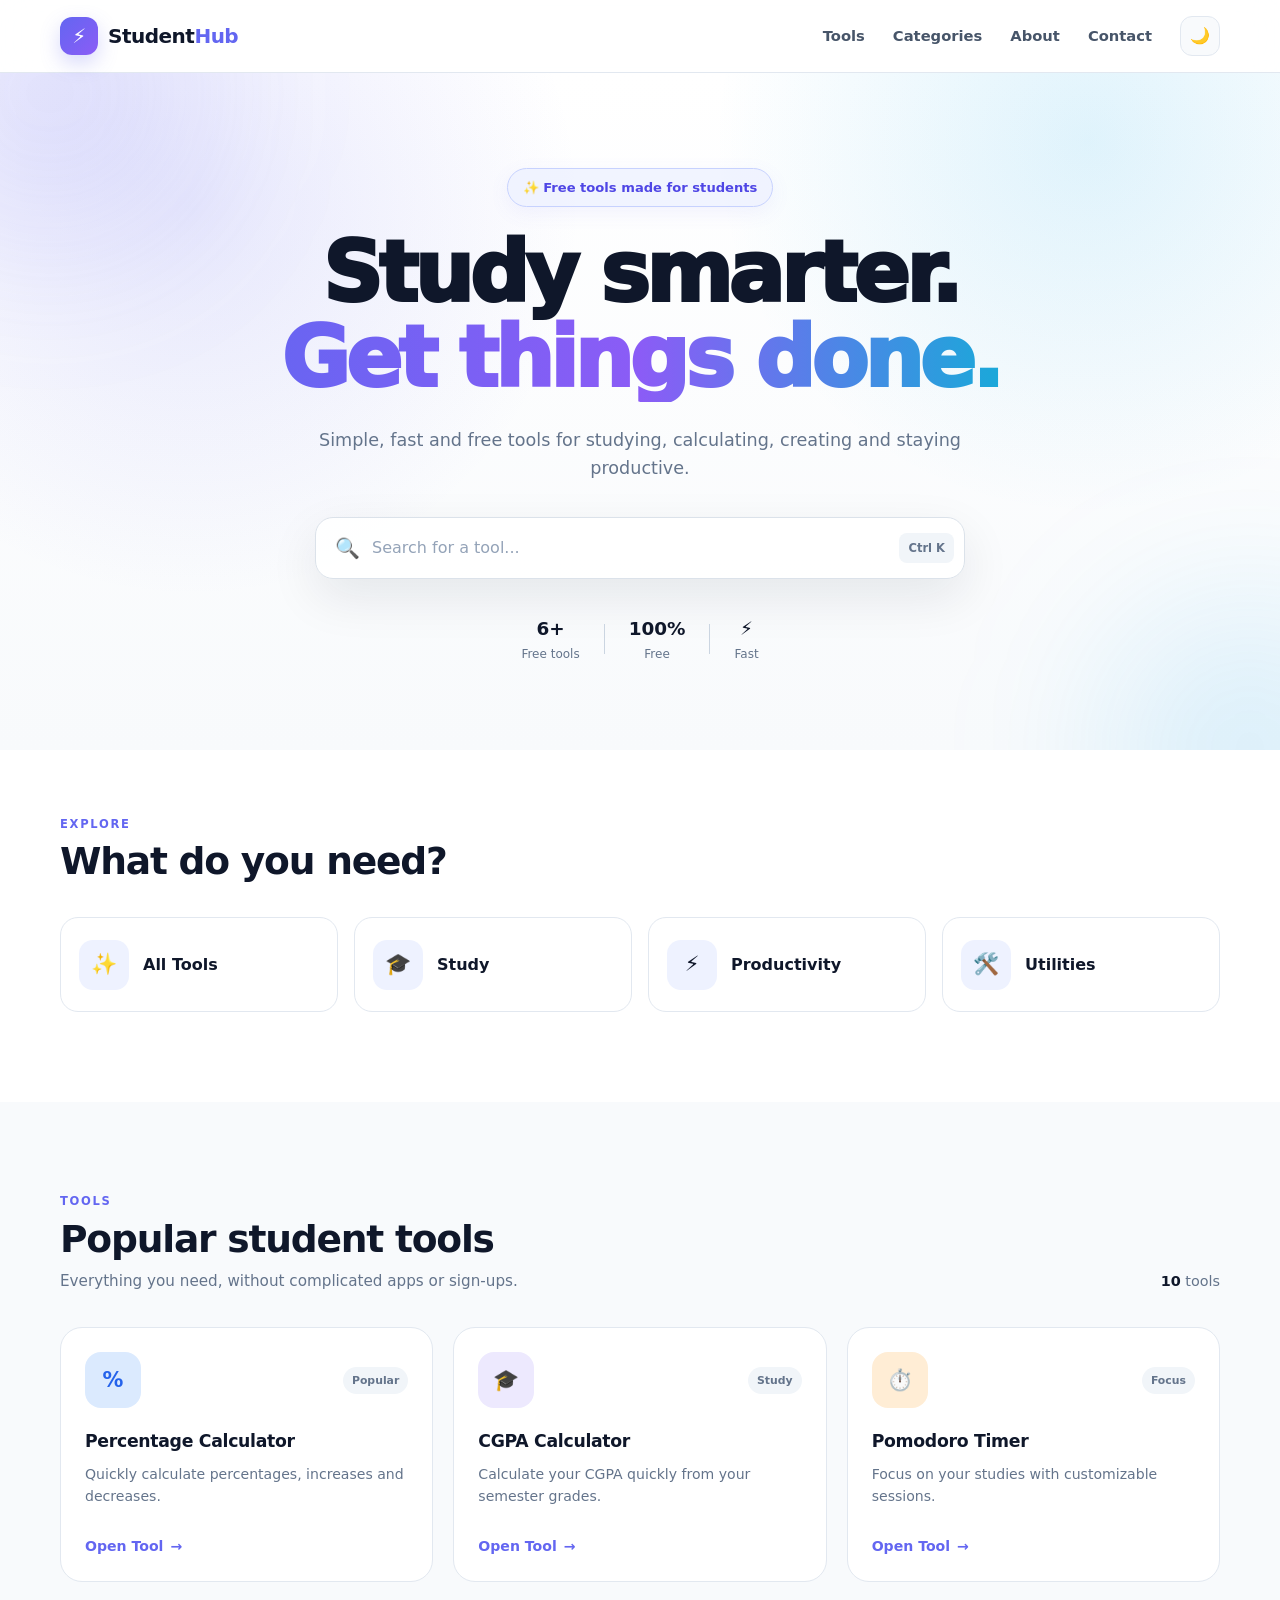
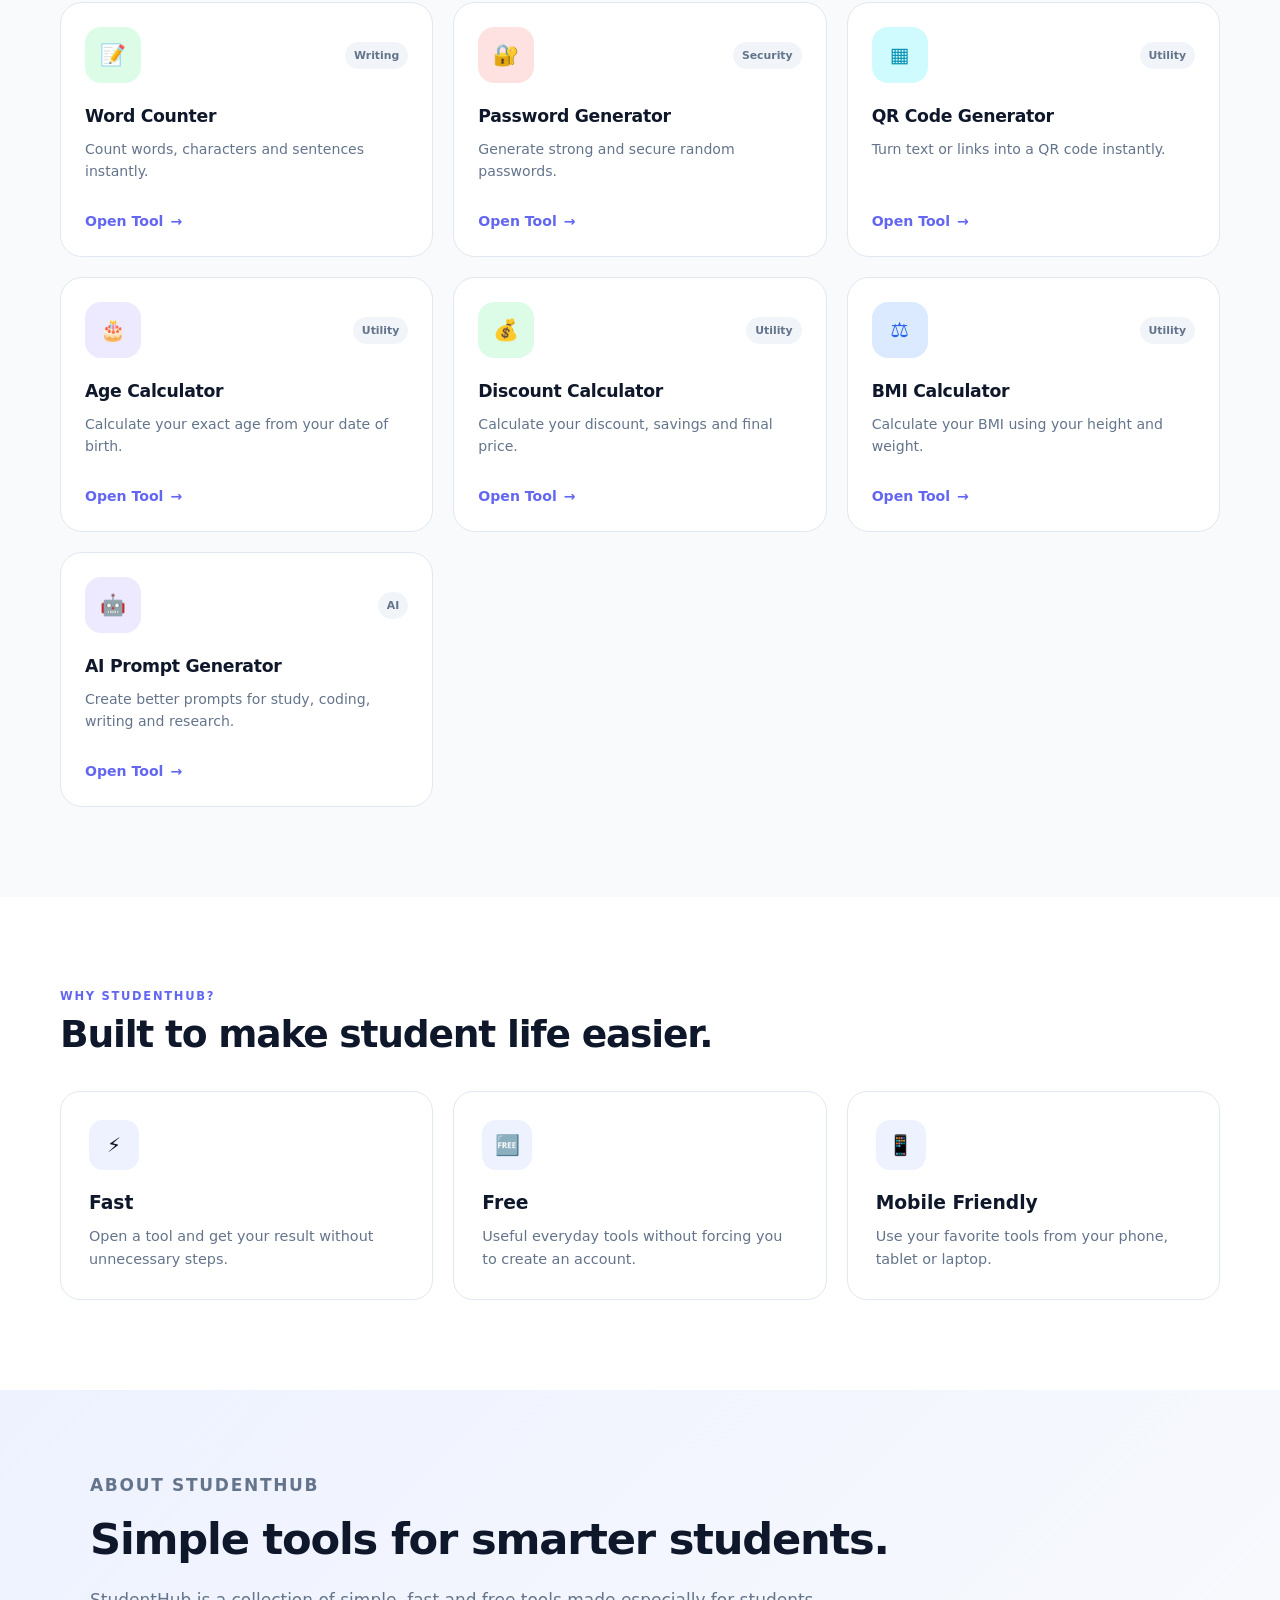
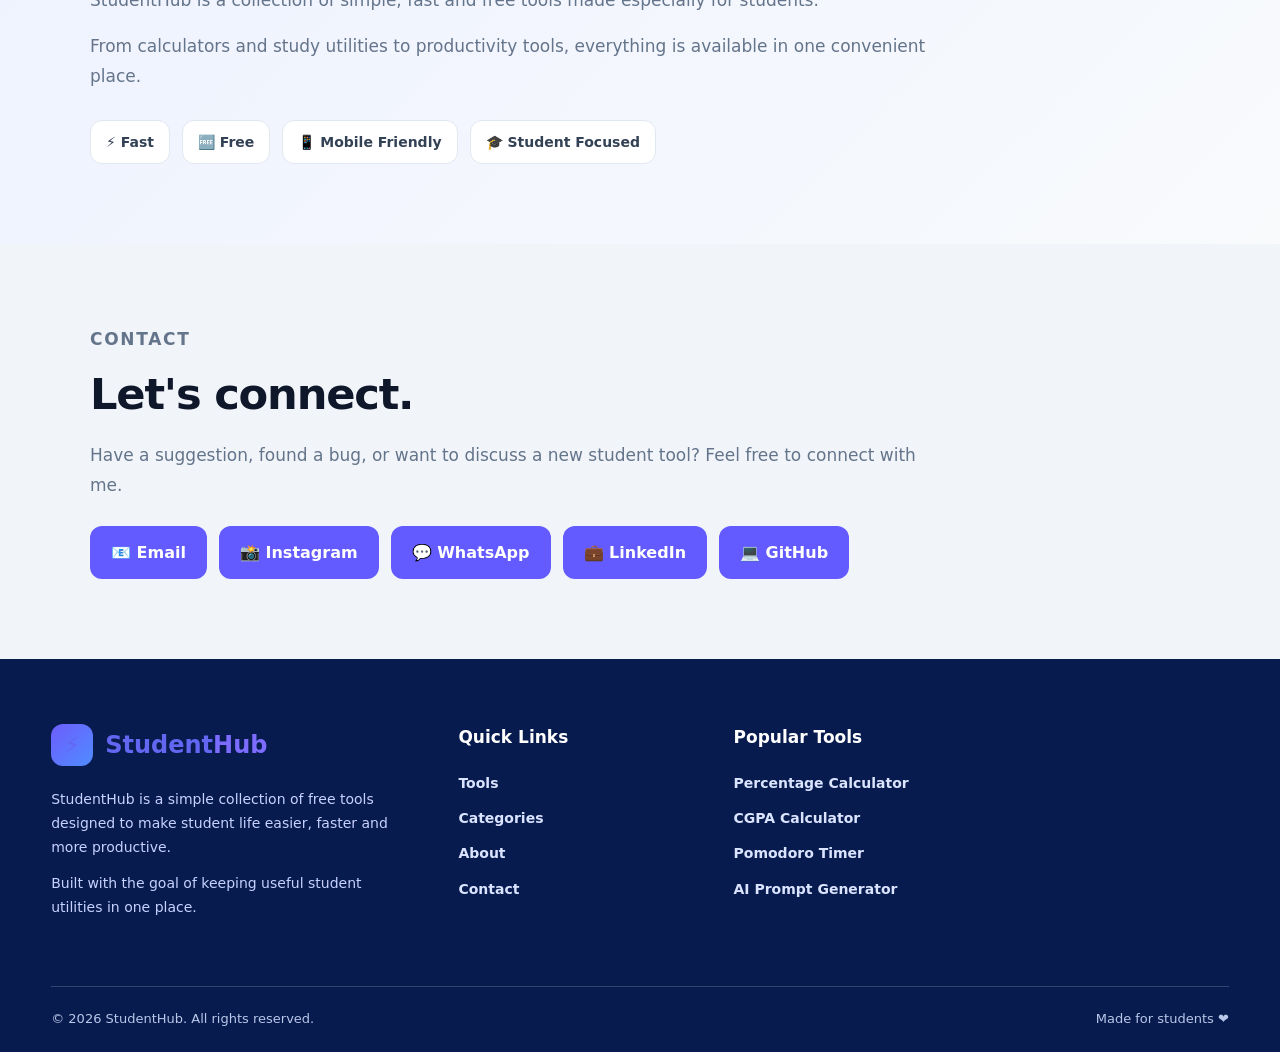
<file: index.html>
<!DOCTYPE html>
<html lang="en">

<head>
    <meta property="og:url" content="https://npal03498-jpg.github.io/student-utility-hub/">
    <link rel="canonical" href="https://npal03498-jpg.github.io/student-utility-hub/">

    <meta charset="UTF-8">

    <meta
        name="viewport"
        content="width=device-width, initial-scale=1.0"
    >
    
    <meta name="google-site-verification" content="WMQkKv96g7-hXl_jwMysK1qcjb9Li4COdA2dHGIwoNU" />
    <meta
        name="description"
        content="StudentHub - Free calculators, productivity tools and useful utilities for students."
    >

    <meta
        name="keywords"
        content="student tools, free student tools, CGPA calculator, percentage calculator, pomodoro timer, word counter, BMI calculator, age calculator, discount calculator, QR code generator, AI prompt generator"
    >

    <meta name="author" content="StudentHub">
    <meta name="robots" content="index, follow">
    <meta name="googlebot" content="index, follow">
    <meta name="theme-color" content="#6366f1">

    <!-- Open Graph -->
    <meta property="og:type" content="website">
    <meta property="og:title" content="StudentHub — Free Tools for Students">
    <meta property="og:description" content="Free, fast and useful tools for students — calculators, study utilities, productivity tools and more.">
    <meta property="og:site_name" content="StudentHub">

    <!-- Twitter / X -->
    <meta name="twitter:card" content="summary">
    <meta name="twitter:title" content="StudentHub — Free Tools for Students">
    <meta name="twitter:description" content="Free student tools for studying, calculating, creating and staying productive.">

    <!-- Structured data -->
    <script type="application/ld+json">
    {
      "@context": "https://schema.org",
      "@type": "WebSite",
      "name": "StudentHub",
      "description": "Free tools for students including calculators, productivity tools and study utilities."
    }
    </script>

    <title>StudentHub — Free Tools for Students</title>

    <link
        rel="stylesheet"
        href="style.css"
    >

</head>


<body>

    <!-- ==================================================
         HEADER
    =================================================== -->

    <header class="header">

        <div class="container navbar">

            <a
                href="#"
                class="logo"
            >

                <span class="logo-icon">
                    ⚡
                </span>

                <span class="logo-text">
                    Student<span>Hub</span>
                </span>

            </a>


            <nav
                class="nav"
                id="mainNav"
            >

                <a href="#tools">
                    Tools
                </a>

                <a href="#categories">
                    Categories
                </a>

                <a href="#about">
                    About
                </a>
                <a href="#contact">
                    Contact
                </a>

                <button
                    id="themeToggle"
                    class="theme-btn"
                    aria-label="Toggle dark mode"
                >
                    🌙
                </button>

            </nav>


            <button
                id="mobileMenuBtn"
                class="mobile-menu-btn"
                aria-label="Open menu"
                aria-expanded="false"
            >
                ☰
            </button>

        </div>

    </header>


    <!-- ==================================================
         MAIN
    =================================================== -->

    <main>


        <!-- ==================================================
             HERO
        =================================================== -->

        <section class="hero">

            <div class="hero-glow hero-glow-one"></div>

            <div class="hero-glow hero-glow-two"></div>


            <div class="container hero-content">

                <div class="hero-badge">
                    ✨ Free tools made for students
                </div>


                <h1>

                    Study smarter.
                    <span>
                        Get things done.
                    </span>

                </h1>


                <p>

                    Simple, fast and free tools for
                    studying, calculating, creating
                    and staying productive.

                </p>


                <!-- Search -->

                <div class="search-box">

                    <span class="search-icon">
                        🔍
                    </span>

                    <input
                        type="text"
                        id="toolSearch"
                        placeholder="Search for a tool..."
                        autocomplete="off"
                    >

                    <span class="search-shortcut">
                        Ctrl K
                    </span>

                </div>


                <!-- Hero stats -->

                <div class="hero-stats">

                    <div class="hero-stat">

                        <strong>
                            6+
                        </strong>

                        <span>
                            Free tools
                        </span>

                    </div>


                    <div class="hero-stat-divider"></div>


                    <div class="hero-stat">

                        <strong>
                            100%
                        </strong>

                        <span>
                            Free
                        </span>

                    </div>


                    <div class="hero-stat-divider"></div>


                    <div class="hero-stat">

                        <strong>
                            ⚡
                        </strong>

                        <span>
                            Fast
                        </span>

                    </div>

                </div>

            </div>

        </section>


        <!-- ==================================================
             CATEGORIES
        =================================================== -->

        <section
            class="categories-section"
            id="categories"
        >

            <div class="container">

                <div class="section-heading">

                    <div>

                        <p class="section-label">
                            EXPLORE
                        </p>

                        <h2>
                            What do you need?
                        </h2>

                    </div>

                </div>


                <div class="category-grid">


                    <button
                        class="category-card"
                        data-category="all"
                    >

                        <span class="category-icon">
                            ✨
                        </span>

                        <span>
                            All Tools
                        </span>

                    </button>


                    <button
                        class="category-card"
                        data-category="study"
                    >

                        <span class="category-icon">
                            🎓
                        </span>

                        <span>
                            Study
                        </span>

                    </button>


                    <button
                        class="category-card"
                        data-category="productivity"
                    >

                        <span class="category-icon">
                            ⚡
                        </span>

                        <span>
                            Productivity
                        </span>

                    </button>


                    <button
                        class="category-card"
                        data-category="utility"
                    >

                        <span class="category-icon">
                            🛠️
                        </span>

                        <span>
                            Utilities
                        </span>

                    </button>


                </div>

            </div>

        </section>


        <!-- ==================================================
             TOOLS
        =================================================== -->

        <section
            class="tools-section"
            id="tools"
        >

            <div class="container">


                <div class="section-heading">

                    <div>

                        <p class="section-label">
                            TOOLS
                        </p>

                        <h2>
                            Popular student tools
                        </h2>

                        <p class="section-description">
                            Everything you need, without
                            complicated apps or sign-ups.
                        </p>

                    </div>


                    <p class="tool-count">

                        <span id="toolCount">
                            6
                        </span>

                        tools

                    </p>

                </div>


                <div
                    class="tools-grid"
                    id="toolsGrid"
                >


                    <!-- Percentage -->

                    <article
                        class="tool-card"
                        data-name="percentage calculator"
                        data-category="study utility"
                    >

                        <div class="tool-card-top">

                            <div class="tool-icon blue">
                                %
                            </div>

                            <span class="tool-badge">
                                Popular
                            </span>

                        </div>


                        <div class="tool-content">

                            <h3>
                                Percentage Calculator
                            </h3>

                            <p>
                                Quickly calculate percentages,
                                increases and decreases.
                            </p>

                            <button
                                class="open-tool"
                                data-tool="percentage"
                            >
                                Open Tool
                                <span>→</span>
                            </button>

                        </div>

                    </article>


                    <!-- CGPA -->

                    <article
                        class="tool-card"
                        data-name="cgpa calculator gpa"
                        data-category="study"
                    >

                        <div class="tool-card-top">

                            <div class="tool-icon purple">
                                🎓
                            </div>

                            <span class="tool-badge">
                                Study
                            </span>

                        </div>


                        <div class="tool-content">

                            <h3>
                                CGPA Calculator
                            </h3>

                            <p>
                                Calculate your CGPA quickly
                                from your semester grades.
                            </p>

                            <button
                                class="open-tool"
                                data-tool="cgpa"
                            >
                                Open Tool
                                <span>→</span>
                            </button>

                        </div>

                    </article>


                    <!-- Pomodoro -->

                    <article
                        class="tool-card"
                        data-name="pomodoro timer focus study"
                        data-category="productivity study"
                    >

                        <div class="tool-card-top">

                            <div class="tool-icon orange">
                                ⏱️
                            </div>

                            <span class="tool-badge">
                                Focus
                            </span>

                        </div>


                        <div class="tool-content">

                            <h3>
                                Pomodoro Timer
                            </h3>

                            <p>
                                Focus on your studies with
                                customizable sessions.
                            </p>

                            <button
                                class="open-tool"
                                data-tool="pomodoro"
                            >
                                Open Tool
                                <span>→</span>
                            </button>

                        </div>

                    </article>


                    <!-- Word Counter -->

                    <article
                        class="tool-card"
                        data-name="word counter text counter characters"
                        data-category="utility productivity"
                    >

                        <div class="tool-card-top">

                            <div class="tool-icon green">
                                📝
                            </div>

                            <span class="tool-badge">
                                Writing
                            </span>

                        </div>


                        <div class="tool-content">

                            <h3>
                                Word Counter
                            </h3>

                            <p>
                                Count words, characters and
                                sentences instantly.
                            </p>

                            <button
                                class="open-tool"
                                data-tool="word"
                            >
                                Open Tool
                                <span>→</span>
                            </button>

                        </div>

                    </article>


                    <!-- Password -->

                    <article
                        class="tool-card"
                        data-name="password generator secure password"
                        data-category="utility"
                    >

                        <div class="tool-card-top">

                            <div class="tool-icon red">
                                🔐
                            </div>

                            <span class="tool-badge">
                                Security
                            </span>

                        </div>


                        <div class="tool-content">

                            <h3>
                                Password Generator
                            </h3>

                            <p>
                                Generate strong and secure
                                random passwords.
                            </p>

                            <button
                                class="open-tool"
                                data-tool="password"
                            >
                                Open Tool
                                <span>→</span>
                            </button>

                        </div>

                    </article>


                    <!-- QR -->

                    <article
                        class="tool-card"
                        data-name="qr code generator qr"
                        data-category="utility"
                    >

                        <div class="tool-card-top">

                            <div class="tool-icon cyan">
                                ▦
                            </div>

                            <span class="tool-badge">
                                Utility
                            </span>

                        </div>


                        <div class="tool-content">

                            <h3>
                                QR Code Generator
                            </h3>

                            <p>
                                Turn text or links into a
                                QR code instantly.
                            </p>

                            <button
                                class="open-tool"
                                data-tool="qr"
                            >
                                Open Tool
                                <span>→</span>
                            </button>

                        </div>

                    </article>


                

                <!-- Age Calculator -->

<article
    class="tool-card"
    data-name="age calculator date of birth age"
    data-category="utility"
>

    <div class="tool-card-top">

        <div class="tool-icon purple">
            🎂
        </div>

        <span class="tool-badge">
            Utility
        </span>

    </div>


    <div class="tool-content">

        <h3>
            Age Calculator
        </h3>

        <p>
            Calculate your exact age from your date of birth.
        </p>

        <button
            class="open-tool"
            data-tool="age"
        >
            Open Tool
            <span>→</span>
        </button>

    </div>

</article>

                <!-- Discount Calculator -->

<article
    class="tool-card"
    data-name="discount calculator sale price savings"
    data-category="utility"
>

    <div class="tool-card-top">

        <div class="tool-icon green">
            💰
        </div>

        <span class="tool-badge">
            Utility
        </span>

    </div>


    <div class="tool-content">

        <h3>
            Discount Calculator
        </h3>

        <p>
            Calculate your discount, savings and final price.
        </p>

        <button
            class="open-tool"
            data-tool="discount"
        >
            Open Tool
            <span>→</span>
        </button>

    </div>

</article>

<!-- BMI Calculator -->

<article
    class="tool-card"
    data-name="bmi calculator body mass index weight height"
    data-category="utility"
>

    <div class="tool-card-top">

        <div class="tool-icon blue">
            ⚖️
        </div>

        <span class="tool-badge">
            Utility
        </span>

    </div>

    <div class="tool-content">

        <h3>
            BMI Calculator
        </h3>

        <p>
            Calculate your BMI using your height and weight.
        </p>

        <button
            class="open-tool"
            data-tool="bmi"
        >
            Open Tool
            <span>→</span>
        </button>

    </div>

</article>


<!-- AI Prompt Generator -->

<article
    class="tool-card"
    data-name="ai prompt generator prompt chatgpt study coding writing"
    data-category="productivity study"
>

    <div class="tool-card-top">

        <div class="tool-icon purple">
            🤖
        </div>

        <span class="tool-badge">
            AI
        </span>

    </div>

    <div class="tool-content">

        <h3>
            AI Prompt Generator
        </h3>

        <p>
            Create better prompts for study, coding, writing and research.
        </p>

        <button
            class="open-tool"
            data-tool="prompt"
        >
            Open Tool
            <span>→</span>
        </button>

    </div>

</article>

                </div>
                <!-- No results -->

                <div
                    id="noResults"
                    class="no-results hidden"
                >

                    <div class="no-results-icon">
                        🔎
                    </div>

                    <h3>
                        No tools found
                    </h3>

                    <p>
                        Try searching for another tool.
                    </p>

                </div>

            </div>

        </section>


        <!-- ==================================================
             WHY STUDENTHUB
        =================================================== -->

        <section class="why-section">

            <div class="container">

                <div class="why-header">

                    <p class="section-label">
                        WHY STUDENTHUB?
                    </p>

                    <h2>
                        Built to make student life easier.
                    </h2>

                </div>


                <div class="why-grid">


                    <div class="why-card">

                        <div class="why-icon">
                            ⚡
                        </div>

                        <h3>
                            Fast
                        </h3>

                        <p>
                            Open a tool and get your result
                            without unnecessary steps.
                        </p>

                    </div>


                    <div class="why-card">

                        <div class="why-icon">
                            🆓
                        </div>

                        <h3>
                            Free
                        </h3>

                        <p>
                            Useful everyday tools without
                            forcing you to create an account.
                        </p>

                    </div>


                    <div class="why-card">

                        <div class="why-icon">
                            📱
                        </div>

                        <h3>
                            Mobile Friendly
                        </h3>

                        <p>
                            Use your favorite tools from
                            your phone, tablet or laptop.
                        </p>

                    </div>


                </div>

            </div>

        </section>

        <!-- ==================================================
             ABOUT
        =================================================== -->



        <!-- ==================================================
             ABOUT
        =================================================== -->
        <section class="info-section about-section" id="about">
            <div class="info-container">
                <div class="info-block">
                    <p class="section-label">ABOUT STUDENTHUB</p>

                    <h2>Simple tools for smarter students.</h2>

                    <p>
                        StudentHub is a collection of simple, fast and free tools
                        made especially for students.
                    </p>

                    <p>
                        From calculators and study utilities to productivity tools,
                        everything is available in one convenient place.
                    </p>

                    <div class="about-points">
                        <span>⚡ Fast</span>
                        <span>🆓 Free</span>
                        <span>📱 Mobile Friendly</span>
                        <span>🎓 Student Focused</span>
                    </div>
                </div>
            </div>
        </section>

        <!-- ==================================================
             CONTACT
        =================================================== -->
        <section class="info-section contact-info" id="contact">
            <div class="info-container">
                <div class="info-block">
                    <p class="section-label">CONTACT</p>

                    <h2>Let's connect.</h2>

                    <p>
                        Have a suggestion, found a bug, or want to discuss a new
                        student tool? Feel free to connect with me.
                    </p>

                    <div class="contact-links">
                        <a href="mailto:npal03498@gmail.com" class="info-button">
                            📧 Email
                        </a>

                        <a
                            href="https://www.instagram.com/1__whois__/"
                            class="info-button"
                            target="_blank"
                            rel="noopener noreferrer"
                        >
                            📸 Instagram
                        </a>

                        <a
                            href="https://wa.me/919918430181"
                            class="info-button"
                            target="_blank"
                            rel="noopener noreferrer"
                        >
                            💬 WhatsApp
                        </a>

                        <a
                            href="https://www.linkedin.com/in/narendra-pal-b03777397"
                            class="info-button"
                            target="_blank"
                            rel="noopener noreferrer"
                        >
                            💼 LinkedIn
                        </a>

                        <a
                            href="https://github.com/npal03498-jpg/student-utility-hub"
                            class="info-button"
                            target="_blank"
                            rel="noopener noreferrer"
                        >
                            💻 GitHub
                        </a>
                    </div>
                </div>
            </div>
        </section>

    </main>

    <!-- =====================================================
         FOOTER
    ====================================================== -->
<footer class="site-footer">

    <div class="footer-container">

        <!-- ABOUT -->

        <div class="footer-column footer-about">

            <div class="footer-logo">
                <span class="footer-logo-icon">⚡</span>

                <span>
                    Student<span>Hub</span>
                </span>
            </div>

            
            <p>
                StudentHub is a simple collection of
                free tools designed to make student
                life easier, faster and more productive.
            </p>

            <p>
                Built with the goal of keeping useful
                student utilities in one place.
            </p>

        </div>


        <!-- QUICK LINKS -->

        <div class="footer-column">

            <h3>
                Quick Links
            </h3>

            <a href="#tools">
                Tools
            </a>

            <a href="#categories">
                Categories
            </a>

            <a href="#about">
                About
            </a>

            <a href="#contact">
                Contact
            </a>

        </div>


        <!-- TOOLS -->

        <div class="footer-column">

            <h3>
                Popular Tools
            </h3>

            <a href="#tools">
                Percentage Calculator
            </a>

            <a href="#tools">
                CGPA Calculator
            </a>

            <a href="#tools">
                Pomodoro Timer
            </a>

            <a href="#tools">
                AI Prompt Generator
            </a>

        </div>
</div>


    <!-- BOTTOM -->

    <div class="footer-bottom">

        <p>
            © 2026 StudentHub. All rights reserved.
        </p>

        <p>
            Made for students ❤️
        </p>

    </div>

</footer>


    <!-- ==================================================
         TOOL MODAL
    =================================================== -->

    <div
        id="toolModal"
        class="modal hidden"
    >

        <div class="modal-overlay"></div>


        <div class="modal-box">

            <button
                id="closeModal"
                class="close-modal"
                aria-label="Close"
            >
                ×
            </button>


            <div id="modalContent"></div>

        </div>

    </div>


    <script src="script.js"></script>

</body>

</html>
</file>
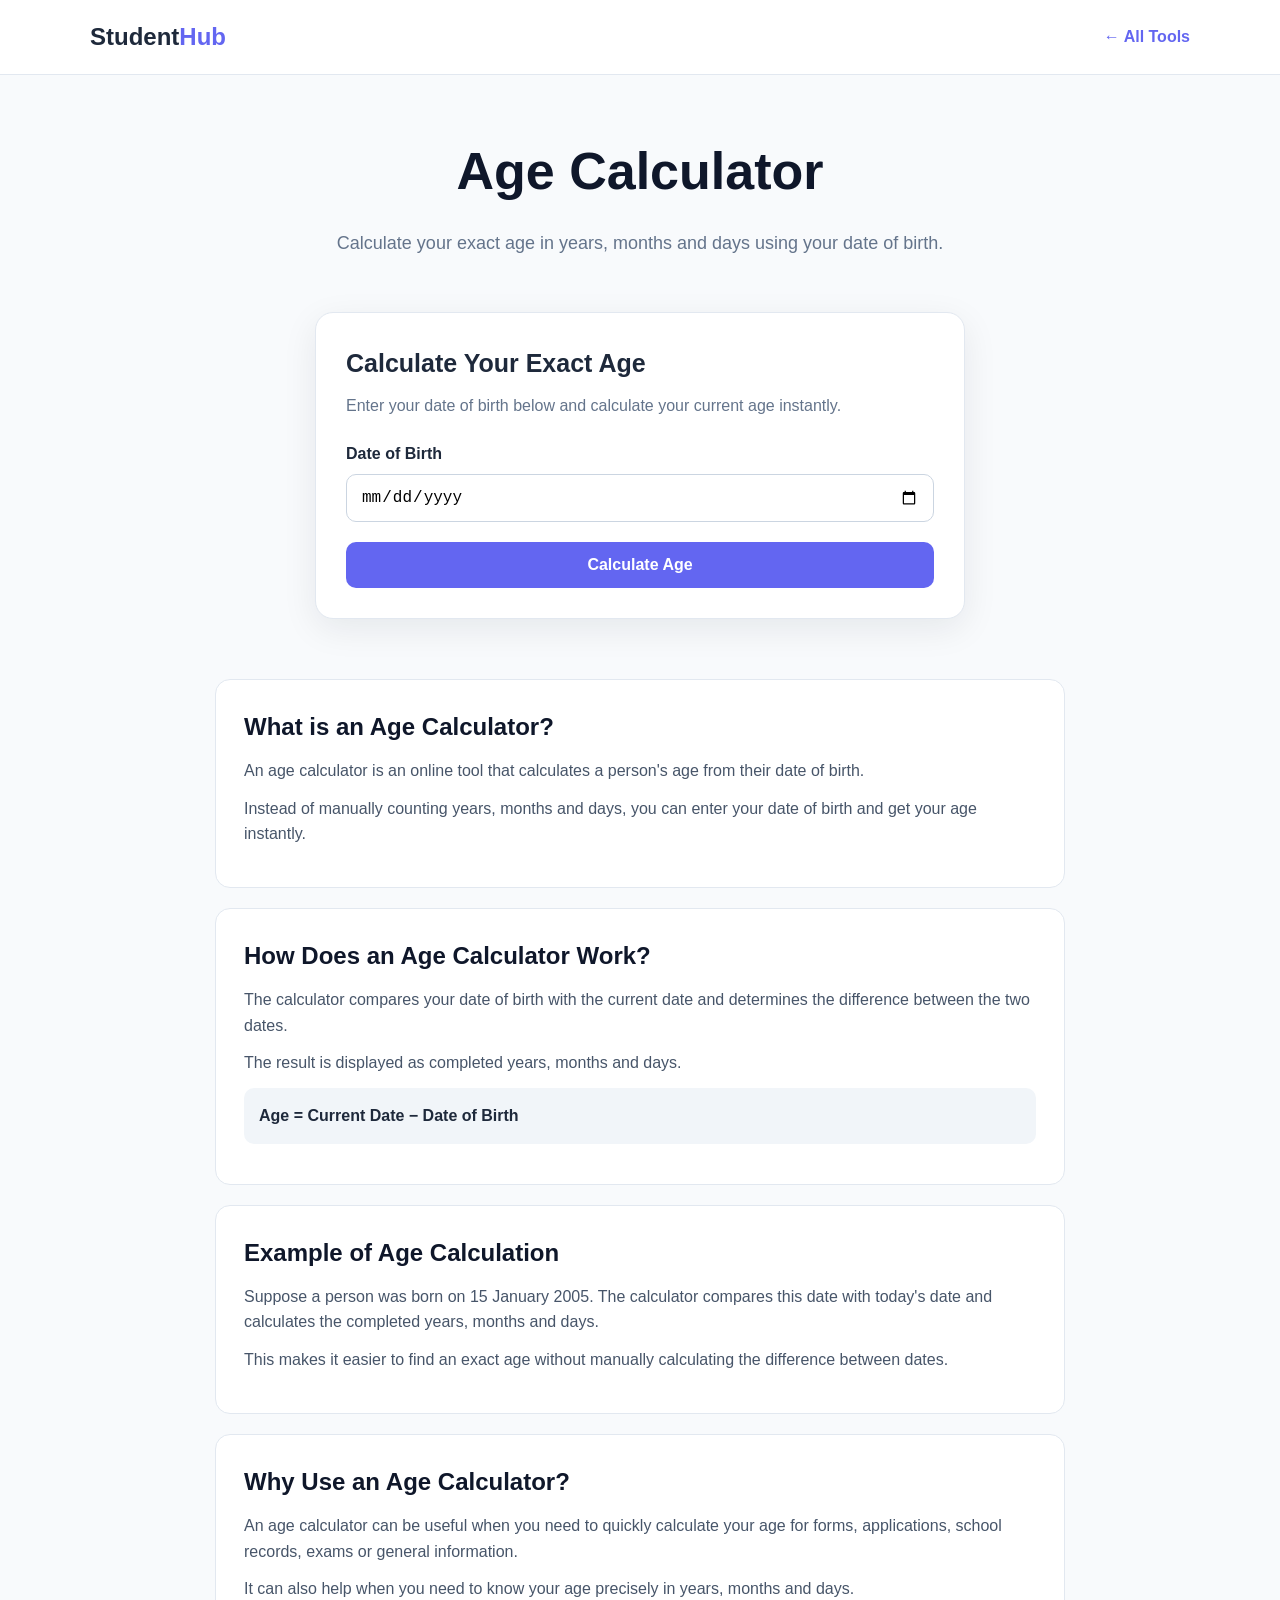
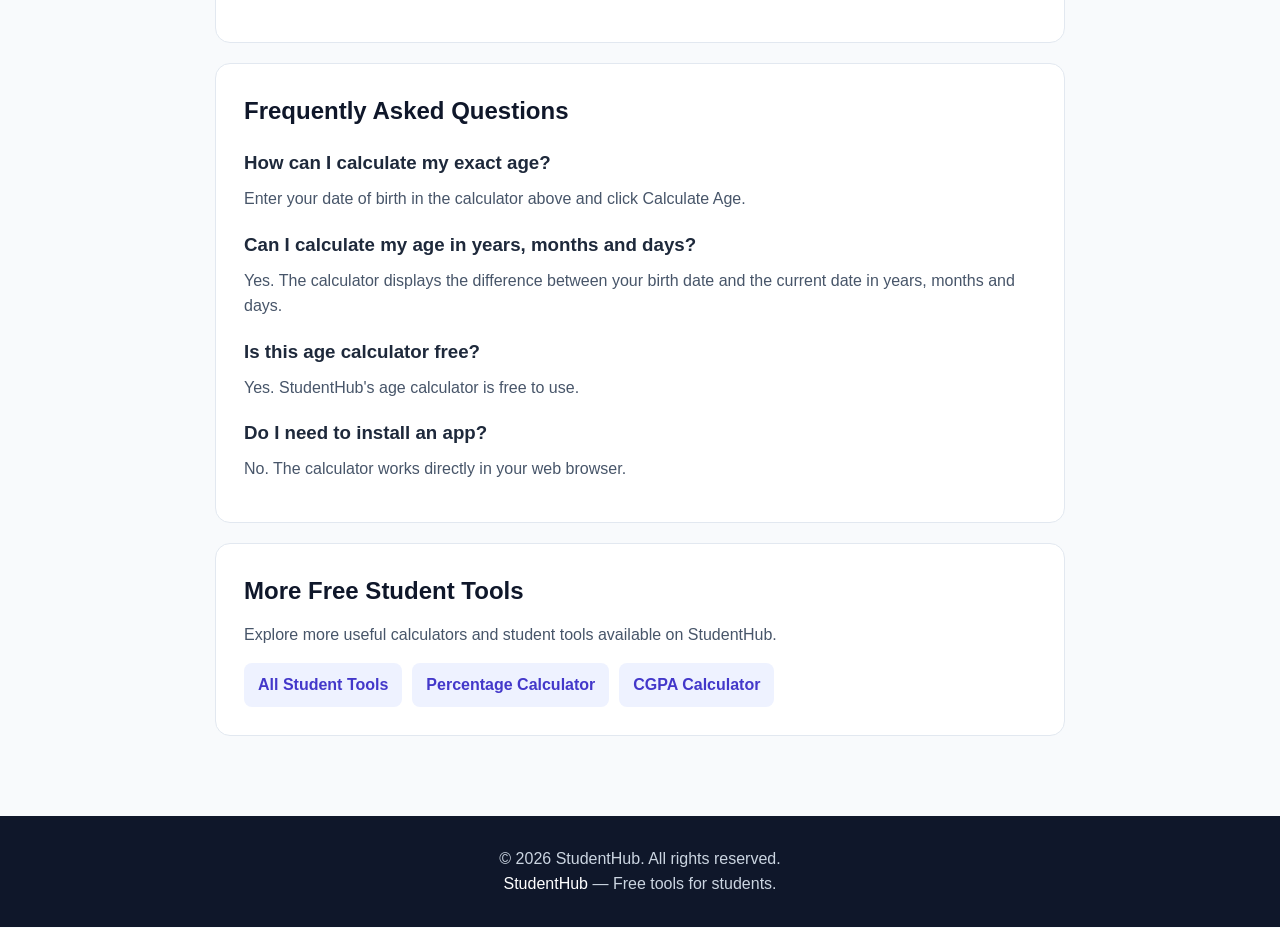
<file: age-calculater/index.html>
<!DOCTYPE html>
<html lang="en">

<head>

    <meta charset="UTF-8">

    <meta name="viewport" content="width=device-width, initial-scale=1.0">

    <title>Age Calculator – Calculate Your Exact Age | StudentHub</title>

    <meta
        name="description"
        content="Use StudentHub's free age calculator to calculate your exact age in years, months and days from your date of birth."
    >

    <meta name="robots" content="index, follow">

    <link
        rel="canonical"
        href="https://npal03498-jpg.github.io/student-utility-hub/age-calculator/"
    >

    <meta property="og:type" content="website">

    <meta
        property="og:title"
        content="Age Calculator – Calculate Your Exact Age | StudentHub"
    >

    <meta
        property="og:description"
        content="Calculate your exact age in years, months and days with this free online age calculator."
    >

    <meta
        property="og:url"
        content="https://npal03498-jpg.github.io/student-utility-hub/age-calculator/"
    >

    <meta name="theme-color" content="#6366f1">


    <!-- Structured Data -->

    <script type="application/ld+json">

    {
        "@context": "https://schema.org",
        "@type": "WebPage",
        "name": "Age Calculator",
        "description": "Free online age calculator to calculate exact age in years, months and days.",
        "url": "https://npal03498-jpg.github.io/student-utility-hub/age-calculator/"
    }

    </script>


    <style>

        * {
            box-sizing: border-box;
            margin: 0;
            padding: 0;
        }


        body {

            font-family: Arial, sans-serif;

            line-height: 1.6;

            background: #f8fafc;

            color: #1e293b;

        }


        .container {

            width: min(1100px, 92%);

            margin: auto;

        }


        header {

            background: white;

            border-bottom: 1px solid #e2e8f0;

            padding: 18px 0;

        }


        .navbar {

            display: flex;

            justify-content: space-between;

            align-items: center;

        }


        .logo {

            text-decoration: none;

            font-size: 24px;

            font-weight: 800;

            color: #1e293b;

        }


        .logo span {

            color: #6366f1;

        }


        .back-link {

            text-decoration: none;

            color: #6366f1;

            font-weight: 600;

        }


        .hero {

            text-align: center;

            padding: 55px 0 35px;

        }


        .hero h1 {

            font-size: clamp(32px, 5vw, 52px);

            margin-bottom: 15px;

            color: #0f172a;

        }


        .hero p {

            max-width: 720px;

            margin: auto;

            color: #64748b;

            font-size: 18px;

        }


        .calculator-section {

            padding: 20px 0 60px;

        }


        .calculator {

            max-width: 650px;

            margin: auto;

            background: white;

            padding: 30px;

            border-radius: 18px;

            box-shadow: 0 10px 35px rgba(15, 23, 42, 0.08);

            border: 1px solid #e2e8f0;

        }


        .calculator h2 {

            margin-bottom: 10px;

            font-size: 25px;

        }


        .calculator-description {

            color: #64748b;

            margin-bottom: 22px;

        }


        .input-group {

            margin-bottom: 20px;

        }


        label {

            display: block;

            margin-bottom: 7px;

            font-weight: 600;

        }


        input {

            width: 100%;

            padding: 13px 14px;

            border: 1px solid #cbd5e1;

            border-radius: 10px;

            font-size: 16px;

            outline: none;

        }


        input:focus {

            border-color: #6366f1;

        }


        button {

            width: 100%;

            padding: 14px;

            border: none;

            border-radius: 10px;

            background: #6366f1;

            color: white;

            font-size: 16px;

            font-weight: 700;

            cursor: pointer;

        }


        button:hover {

            background: #4f46e5;

        }


        .result {

            margin-top: 20px;

            padding: 20px;

            background: #eef2ff;

            border-radius: 10px;

            text-align: center;

            font-size: 20px;

            font-weight: 700;

            color: #4338ca;

            display: none;

        }


        .content {

            max-width: 850px;

            margin: auto;

            padding-bottom: 60px;

        }


        .content section {

            background: white;

            padding: 28px;

            margin-bottom: 20px;

            border-radius: 15px;

            border: 1px solid #e2e8f0;

        }


        .content h2 {

            margin-bottom: 12px;

            color: #0f172a;

        }


        .content h3 {

            margin-top: 18px;

            margin-bottom: 8px;

        }


        .content p {

            color: #475569;

            margin-bottom: 12px;

        }


        .formula {

            background: #f1f5f9;

            padding: 15px;

            border-radius: 10px;

            font-weight: 700;

            margin: 12px 0;

        }


        .faq {

            margin-top: 15px;

        }


        .faq h3 {

            color: #1e293b;

        }


        .tools-links {

            display: flex;

            flex-wrap: wrap;

            gap: 10px;

            margin-top: 15px;

        }


        .tools-links a {

            text-decoration: none;

            background: #eef2ff;

            color: #4338ca;

            padding: 9px 14px;

            border-radius: 8px;

            font-weight: 600;

        }


        footer {

            text-align: center;

            padding: 30px 15px;

            background: #0f172a;

            color: #cbd5e1;

        }


        footer a {

            color: white;

            text-decoration: none;

        }


        @media (max-width: 600px) {

            .calculator {

                padding: 22px;

            }


            .content section {

                padding: 22px;

            }


            .hero {

                padding-top: 40px;

            }

        }

    </style>

</head>


<body>


<header>

    <div class="container navbar">

        <a
            href="../"
            class="logo"
        >
            Student<span>Hub</span>
        </a>


        <a
            href="../"
            class="back-link"
        >
            ← All Tools
        </a>

    </div>

</header>


<main>


    <!-- HERO -->

    <section class="hero">

        <div class="container">

            <h1>
                Age Calculator
            </h1>

            <p>
                Calculate your exact age in years, months and days
                using your date of birth.
            </p>

        </div>

    </section>


    <!-- CALCULATOR -->

    <section class="calculator-section">

        <div class="container">

            <div class="calculator">

                <h2>
                    Calculate Your Exact Age
                </h2>

                <p class="calculator-description">
                    Enter your date of birth below and calculate
                    your current age instantly.
                </p>


                <div class="input-group">

                    <label for="birthDate">
                        Date of Birth
                    </label>

                    <input
                        type="date"
                        id="birthDate"
                    >

                </div>


                <button onclick="calculateAge()">
                    Calculate Age
                </button>


                <div
                    id="result"
                    class="result"
                ></div>

            </div>

        </div>

    </section>


    <!-- SEO CONTENT -->

    <article class="content">


        <section>

            <h2>
                What is an Age Calculator?
            </h2>

            <p>
                An age calculator is an online tool that calculates
                a person's age from their date of birth.
            </p>

            <p>
                Instead of manually counting years, months and days,
                you can enter your date of birth and get your age
                instantly.
            </p>

        </section>


        <section>

            <h2>
                How Does an Age Calculator Work?
            </h2>

            <p>
                The calculator compares your date of birth with
                the current date and determines the difference
                between the two dates.
            </p>

            <p>
                The result is displayed as completed years,
                months and days.
            </p>


            <div class="formula">
                Age = Current Date − Date of Birth
            </div>

        </section>


        <section>

            <h2>
                Example of Age Calculation
            </h2>

            <p>
                Suppose a person was born on 15 January 2005.
                The calculator compares this date with today's
                date and calculates the completed years, months
                and days.
            </p>

            <p>
                This makes it easier to find an exact age without
                manually calculating the difference between dates.
            </p>

        </section>


        <section>

            <h2>
                Why Use an Age Calculator?
            </h2>

            <p>
                An age calculator can be useful when you need to
                quickly calculate your age for forms, applications,
                school records, exams or general information.
            </p>

            <p>
                It can also help when you need to know your age
                precisely in years, months and days.
            </p>

        </section>


        <section>

            <h2>
                Frequently Asked Questions
            </h2>


            <div class="faq">

                <h3>
                    How can I calculate my exact age?
                </h3>

                <p>
                    Enter your date of birth in the calculator above
                    and click Calculate Age.
                </p>

            </div>


            <div class="faq">

                <h3>
                    Can I calculate my age in years, months and days?
                </h3>

                <p>
                    Yes. The calculator displays the difference
                    between your birth date and the current date
                    in years, months and days.
                </p>

            </div>


            <div class="faq">

                <h3>
                    Is this age calculator free?
                </h3>

                <p>
                    Yes. StudentHub's age calculator is free to use.
                </p>

            </div>


            <div class="faq">

                <h3>
                    Do I need to install an app?
                </h3>

                <p>
                    No. The calculator works directly in your web
                    browser.
                </p>

            </div>

        </section>


        <section>

            <h2>
                More Free Student Tools
            </h2>

            <p>
                Explore more useful calculators and student tools
                available on StudentHub.
            </p>


            <div class="tools-links">

                <a href="../">
                    All Student Tools
                </a>

                <a href="../percentage-calculator/">
                    Percentage Calculator
                </a>

                <a href="../cgpa-calculator/">
                    CGPA Calculator
                </a>

            </div>

        </section>


    </article>


</main>


<footer>

    <p>
        © 2026 StudentHub. All rights reserved.
    </p>

    <p>

        <a href="../">
            StudentHub
        </a>

        — Free tools for students.

    </p>

</footer>


<script>

function calculateAge() {

    const birthDateInput =
        document.getElementById("birthDate").value;

    const result =
        document.getElementById("result");


    if (!birthDateInput) {

        result.style.display = "block";

        result.textContent =
            "Please select your date of birth.";

        return;

    }


    const birthDate =
        new Date(birthDateInput + "T00:00:00");


    const today =
        new Date();


    if (birthDate > today) {

        result.style.display = "block";

        result.textContent =
            "Date of birth cannot be in the future.";

        return;

    }


    let years =
        today.getFullYear() -
        birthDate.getFullYear();


    let months =
        today.getMonth() -
        birthDate.getMonth();


    let days =
        today.getDate() -
        birthDate.getDate();


    if (days < 0) {

        months--;

        const previousMonth =
            new Date(
                today.getFullYear(),
                today.getMonth(),
                0
            );

        days += previousMonth.getDate();

    }


    if (months < 0) {

        years--;

        months += 12;

    }


    result.style.display = "block";


    result.textContent =
        `Your exact age is ${years} years, ${months} months and ${days} days.`;

}

</script>


</body>

</html>
</file>
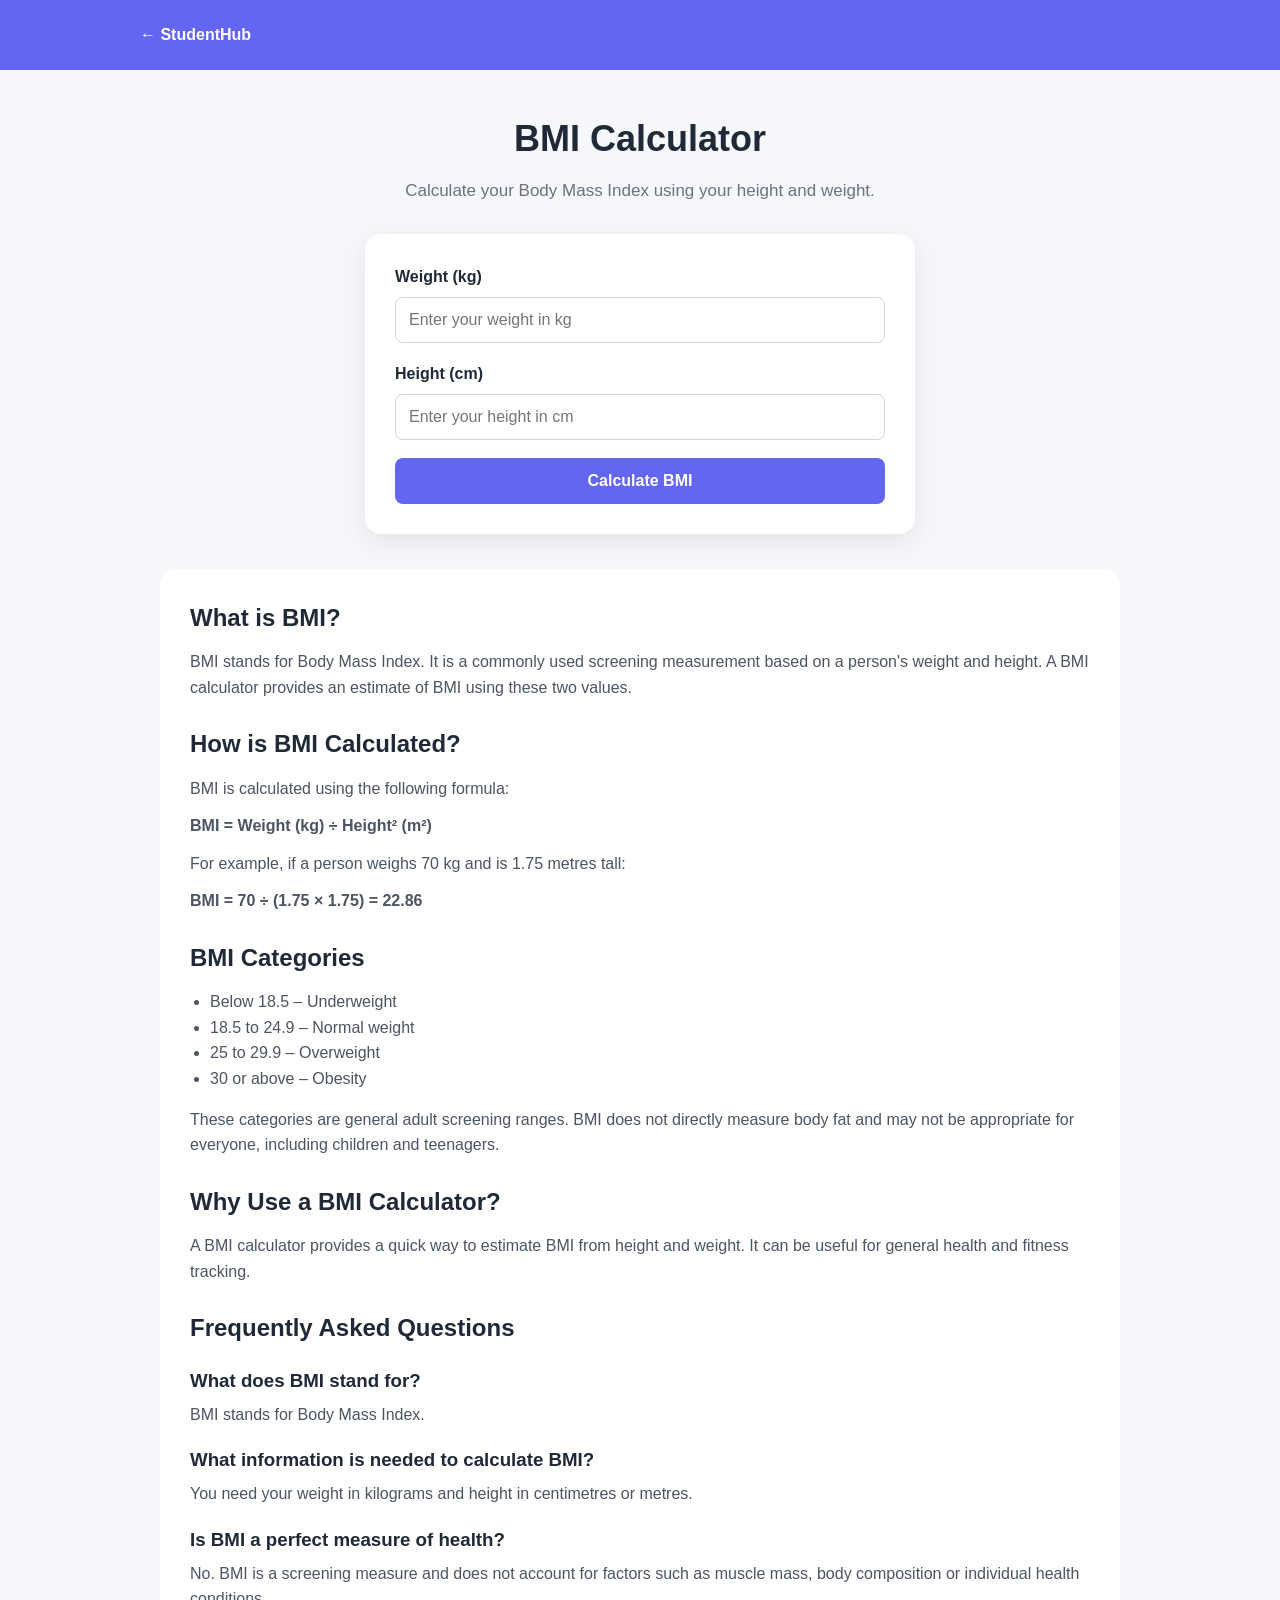
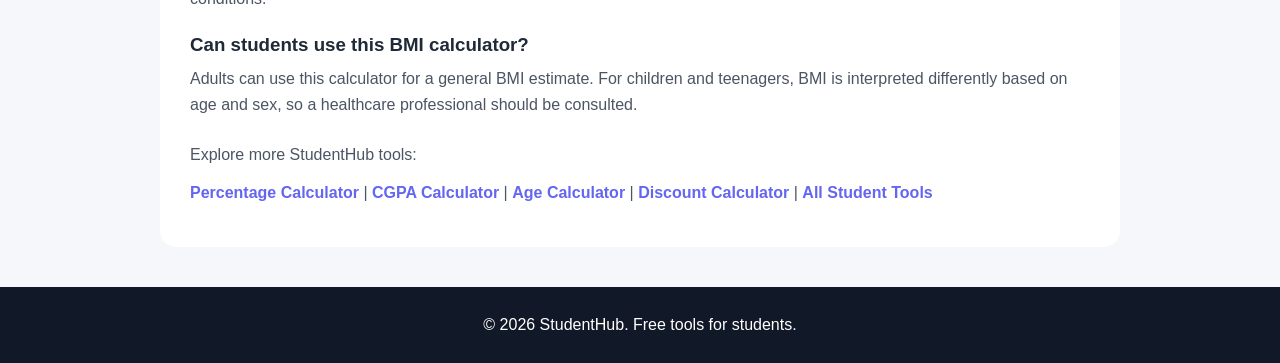
<file: bmi-calculater/index.html>
<!DOCTYPE html>
<html lang="en">
<head>
  <meta charset="UTF-8">

  <meta name="viewport" content="width=device-width, initial-scale=1.0">

  <title>BMI Calculator – Free Online BMI Calculator | StudentHub</title>

  <meta name="description"
        content="Use StudentHub's free BMI calculator to calculate your Body Mass Index using your height and weight. Get your BMI result instantly.">

  <meta name="robots" content="index, follow">

  <link rel="canonical"
        href="https://npal03498-jpg.github.io/student-utility-hub/bmi-calculator/">

  <!-- Open Graph -->
  <meta property="og:title"
        content="BMI Calculator – Free Online BMI Calculator | StudentHub">

  <meta property="og:description"
        content="Calculate your BMI instantly using your height and weight with StudentHub's free online BMI calculator.">

  <meta property="og:url"
        content="https://npal03498-jpg.github.io/student-utility-hub/bmi-calculator/">

  <meta property="og:type" content="website">

  <!-- Structured Data -->
  <script type="application/ld+json">
  {
    "@context": "https://schema.org",
    "@type": "WebPage",
    "name": "BMI Calculator",
    "description": "Free online BMI calculator for calculating Body Mass Index using height and weight.",
    "url": "https://npal03498-jpg.github.io/student-utility-hub/bmi-calculator/"
  }
  </script>

  <style>
    * {
      box-sizing: border-box;
      margin: 0;
      padding: 0;
    }

    body {
      font-family: Arial, sans-serif;
      background: #f5f7fb;
      color: #1f2937;
      line-height: 1.6;
    }

    header {
      background: #6366f1;
      color: white;
      padding: 22px 20px;
    }

    header .container {
      max-width: 1000px;
      margin: auto;
    }

    header a {
      color: white;
      text-decoration: none;
      font-weight: bold;
    }

    main {
      max-width: 1000px;
      margin: 40px auto;
      padding: 0 20px;
    }

    .hero {
      text-align: center;
      margin-bottom: 30px;
    }

    .hero h1 {
      font-size: 36px;
      margin-bottom: 10px;
    }

    .hero p {
      color: #6b7280;
      font-size: 17px;
    }

    .calculator {
      max-width: 550px;
      margin: auto;
      background: white;
      padding: 30px;
      border-radius: 16px;
      box-shadow: 0 8px 30px rgba(0,0,0,0.08);
    }

    .input-group {
      margin-bottom: 18px;
    }

    label {
      display: block;
      margin-bottom: 7px;
      font-weight: bold;
    }

    input {
      width: 100%;
      padding: 13px;
      border: 1px solid #d1d5db;
      border-radius: 8px;
      font-size: 16px;
    }

    button {
      width: 100%;
      padding: 14px;
      border: none;
      border-radius: 8px;
      background: #6366f1;
      color: white;
      font-size: 16px;
      font-weight: bold;
      cursor: pointer;
    }

    button:hover {
      opacity: 0.9;
    }

    .result {
      margin-top: 25px;
      padding: 20px;
      background: #f3f4f6;
      border-radius: 10px;
      display: none;
      text-align: center;
    }

    .result h2 {
      margin-bottom: 10px;
      font-size: 24px;
    }

    .bmi-value {
      font-size: 34px;
      font-weight: bold;
      margin: 10px 0;
    }

    .category {
      font-size: 18px;
      font-weight: bold;
    }

    .content {
      background: white;
      margin-top: 35px;
      padding: 30px;
      border-radius: 16px;
    }

    .content h2 {
      margin-bottom: 12px;
      margin-top: 25px;
    }

    .content h2:first-child {
      margin-top: 0;
    }

    .content h3 {
      margin-top: 18px;
      margin-bottom: 6px;
    }

    .content p {
      margin-bottom: 12px;
      color: #4b5563;
    }

    .content ul {
      margin-left: 20px;
      color: #4b5563;
      margin-bottom: 15px;
    }

    .links {
      margin-top: 25px;
    }

    .links a {
      color: #6366f1;
      text-decoration: none;
      font-weight: bold;
    }

    footer {
      margin-top: 40px;
      padding: 25px;
      text-align: center;
      background: #111827;
      color: white;
    }

    @media (max-width: 600px) {
      .hero h1 {
        font-size: 28px;
      }

      .calculator,
      .content {
        padding: 20px;
      }
    }
  </style>
</head>

<body>

  <header>
    <div class="container">
      <a href="../">← StudentHub</a>
    </div>
  </header>

  <main>

    <section class="hero">
      <h1>BMI Calculator</h1>
      <p>
        Calculate your Body Mass Index using your height and weight.
      </p>
    </section>

    <!-- Calculator -->
    <section class="calculator">

      <div class="input-group">
        <label for="weight">Weight (kg)</label>
        <input
          type="number"
          id="weight"
          placeholder="Enter your weight in kg"
          min="1"
          step="0.1"
        >
      </div>

      <div class="input-group">
        <label for="height">Height (cm)</label>
        <input
          type="number"
          id="height"
          placeholder="Enter your height in cm"
          min="1"
          step="0.1"
        >
      </div>

      <button onclick="calculateBMI()">
        Calculate BMI
      </button>

      <div class="result" id="result">

        <h2>Your BMI</h2>

        <div class="bmi-value" id="bmiValue">
          0
        </div>

        <div class="category" id="category">
          -
        </div>

      </div>

    </section>

    <!-- SEO Content -->
    <section class="content">

      <h2>What is BMI?</h2>

      <p>
        BMI stands for Body Mass Index. It is a commonly used screening
        measurement based on a person's weight and height. A BMI calculator
        provides an estimate of BMI using these two values.
      </p>

      <h2>How is BMI Calculated?</h2>

      <p>
        BMI is calculated using the following formula:
      </p>

      <p>
        <strong>
          BMI = Weight (kg) ÷ Height² (m²)
        </strong>
      </p>

      <p>
        For example, if a person weighs 70 kg and is 1.75 metres tall:
      </p>

      <p>
        <strong>
          BMI = 70 ÷ (1.75 × 1.75) = 22.86
        </strong>
      </p>

      <h2>BMI Categories</h2>

      <ul>
        <li>Below 18.5 – Underweight</li>
        <li>18.5 to 24.9 – Normal weight</li>
        <li>25 to 29.9 – Overweight</li>
        <li>30 or above – Obesity</li>
      </ul>

      <p>
        These categories are general adult screening ranges. BMI does not
        directly measure body fat and may not be appropriate for everyone,
        including children and teenagers.
      </p>

      <h2>Why Use a BMI Calculator?</h2>

      <p>
        A BMI calculator provides a quick way to estimate BMI from height and
        weight. It can be useful for general health and fitness tracking.
      </p>

      <h2>Frequently Asked Questions</h2>

      <h3>What does BMI stand for?</h3>

      <p>
        BMI stands for Body Mass Index.
      </p>

      <h3>What information is needed to calculate BMI?</h3>

      <p>
        You need your weight in kilograms and height in centimetres or metres.
      </p>

      <h3>Is BMI a perfect measure of health?</h3>

      <p>
        No. BMI is a screening measure and does not account for factors such
        as muscle mass, body composition or individual health conditions.
      </p>

      <h3>Can students use this BMI calculator?</h3>

      <p>
        Adults can use this calculator for a general BMI estimate. For
        children and teenagers, BMI is interpreted differently based on age
        and sex, so a healthcare professional should be consulted.
      </p>

      <div class="links">

        <p>Explore more StudentHub tools:</p>

        <p>
          <a href="../percentage-calculator/">
            Percentage Calculator
          </a>
          |
          <a href="../cgpa-calculator/">
            CGPA Calculator
          </a>
          |
          <a href="../age-calculator/">
            Age Calculator
          </a>
          |
          <a href="../discount-calculator/">
            Discount Calculator
          </a>
          |
          <a href="../">
            All Student Tools
          </a>
        </p>

      </div>

    </section>

  </main>

  <footer>
    <p>
      © 2026 StudentHub. Free tools for students.
    </p>
  </footer>


  <script>

    function calculateBMI() {

      const weight = parseFloat(
        document.getElementById("weight").value
      );

      const heightCm = parseFloat(
        document.getElementById("height").value
      );

      if (
        isNaN(weight) ||
        isNaN(heightCm) ||
        weight <= 0 ||
        heightCm <= 0
      ) {
        alert("Please enter a valid weight and height.");
        return;
      }

      const heightM = heightCm / 100;

      const bmi =
        weight / (heightM * heightM);

      let category = "";

      if (bmi < 18.5) {
        category = "Underweight";
      }
      else if (bmi < 25) {
        category = "Normal weight";
      }
      else if (bmi < 30) {
        category = "Overweight";
      }
      else {
        category = "Obesity";
      }

      document.getElementById("bmiValue").textContent =
        bmi.toFixed(1);

      document.getElementById("category").textContent =
        category;

      document.getElementById("result").style.display =
        "block";
    }

  </script>

</body>
</html>
</file>
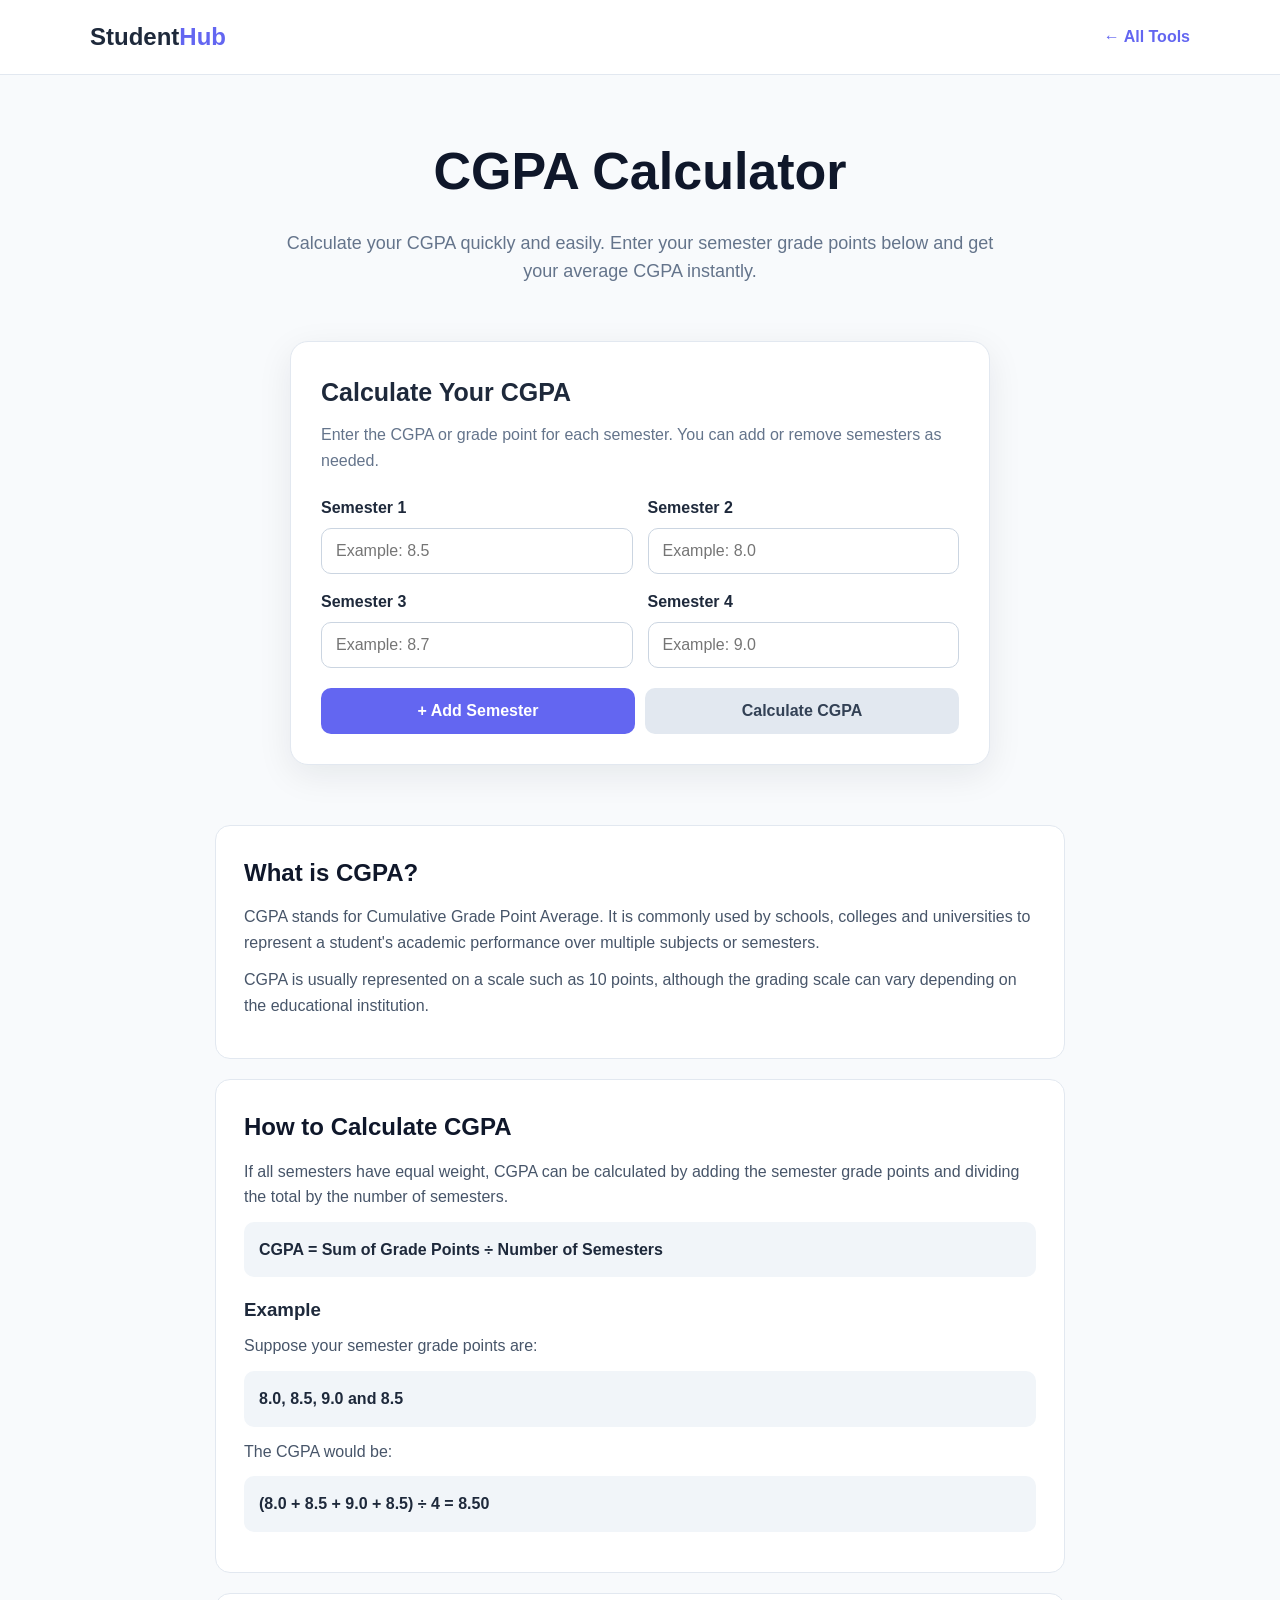
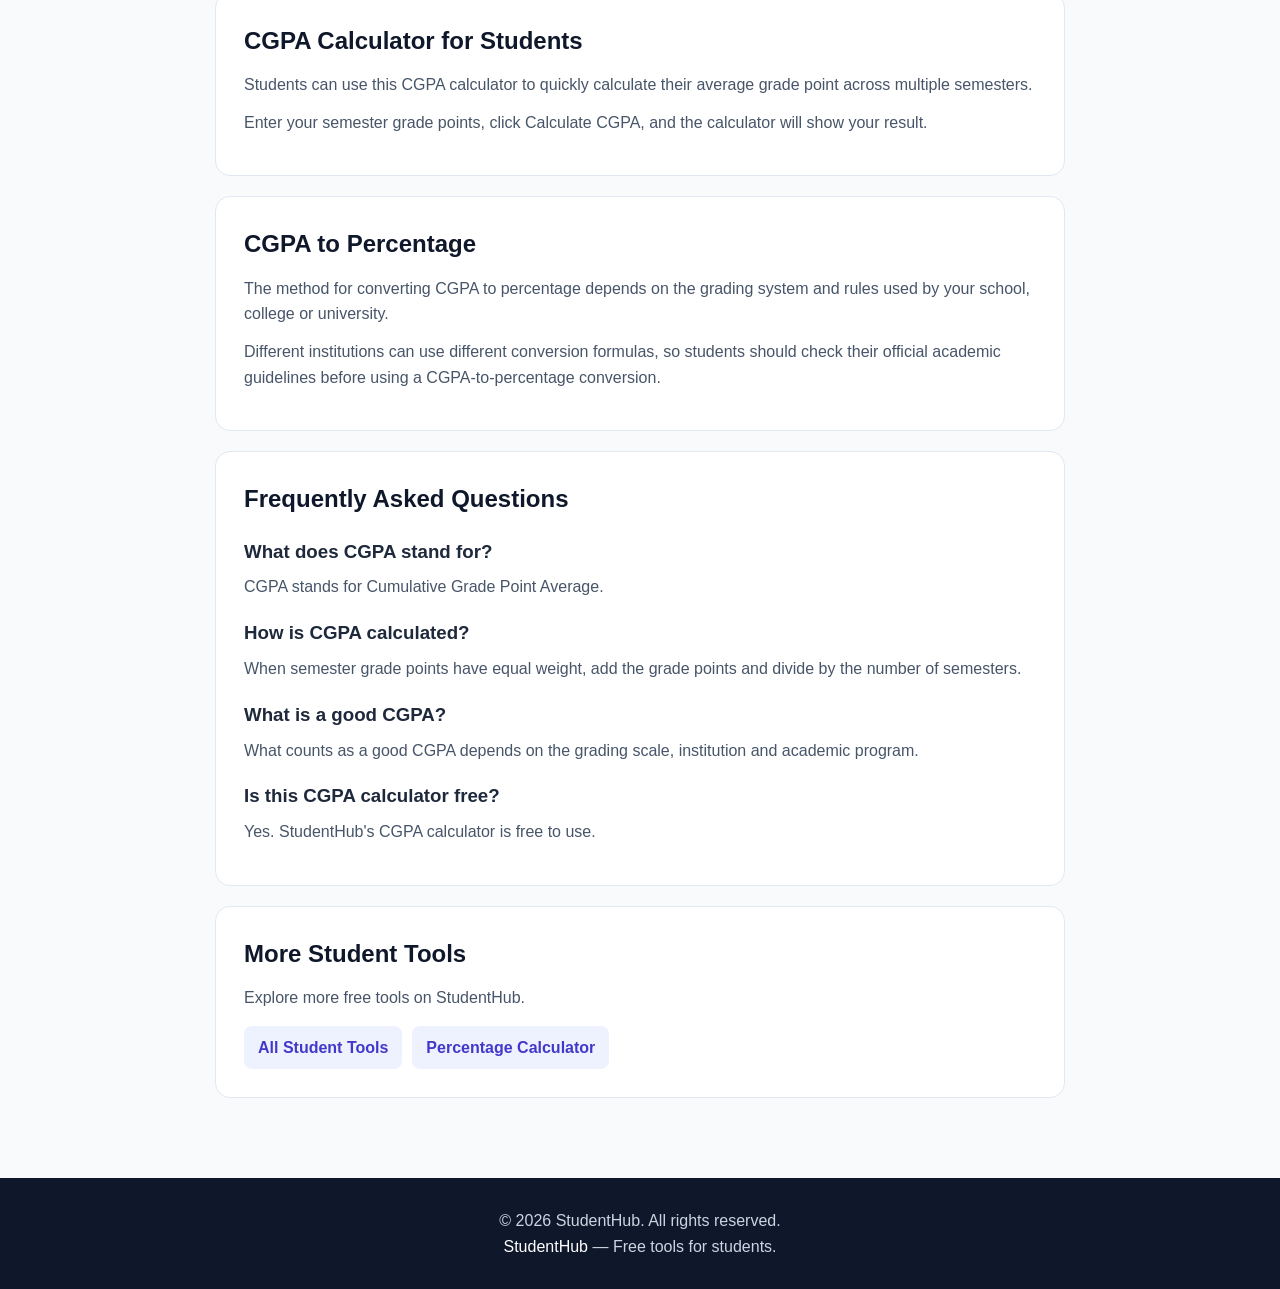
<file: cgpa-calculater/index.html>
<!DOCTYPE html>
<html lang="en">

<head>

    <meta charset="UTF-8">

    <meta name="viewport" content="width=device-width, initial-scale=1.0">

    <title>CGPA Calculator – Free Online CGPA Calculator | StudentHub</title>

    <meta
        name="description"
        content="Calculate your CGPA easily with StudentHub's free online CGPA calculator. Enter your semester grades or grade points and get your CGPA instantly."
    >

    <meta name="robots" content="index, follow">

    <link
        rel="canonical"
        href="https://npal03498-jpg.github.io/student-utility-hub/cgpa-calculator/"
    >

    <meta property="og:type" content="website">

    <meta
        property="og:title"
        content="CGPA Calculator – Free Online CGPA Calculator | StudentHub"
    >

    <meta
        property="og:description"
        content="Calculate your CGPA quickly with this free online CGPA calculator for students."
    >

    <meta
        property="og:url"
        content="https://npal03498-jpg.github.io/student-utility-hub/cgpa-calculator/"
    >

    <meta name="theme-color" content="#6366f1">


    <!-- Structured Data -->

    <script type="application/ld+json">

    {
        "@context": "https://schema.org",
        "@type": "WebPage",
        "name": "CGPA Calculator",
        "description": "Free online CGPA calculator for students.",
        "url": "https://npal03498-jpg.github.io/student-utility-hub/cgpa-calculator/"
    }

    </script>


    <style>

        * {
            box-sizing: border-box;
            margin: 0;
            padding: 0;
        }


        body {

            font-family: Arial, sans-serif;

            line-height: 1.6;

            background: #f8fafc;

            color: #1e293b;

        }


        .container {

            width: min(1100px, 92%);

            margin: auto;

        }


        header {

            background: white;

            border-bottom: 1px solid #e2e8f0;

            padding: 18px 0;

        }


        .navbar {

            display: flex;

            justify-content: space-between;

            align-items: center;

        }


        .logo {

            text-decoration: none;

            font-size: 24px;

            font-weight: 800;

            color: #1e293b;

        }


        .logo span {

            color: #6366f1;

        }


        .back-link {

            text-decoration: none;

            color: #6366f1;

            font-weight: 600;

        }


        .hero {

            text-align: center;

            padding: 55px 0 35px;

        }


        .hero h1 {

            font-size: clamp(32px, 5vw, 52px);

            margin-bottom: 15px;

            color: #0f172a;

        }


        .hero p {

            max-width: 720px;

            margin: auto;

            color: #64748b;

            font-size: 18px;

        }


        .calculator-section {

            padding: 20px 0 60px;

        }


        .calculator {

            max-width: 700px;

            margin: auto;

            background: white;

            padding: 30px;

            border-radius: 18px;

            box-shadow: 0 10px 35px rgba(15, 23, 42, 0.08);

            border: 1px solid #e2e8f0;

        }


        .calculator h2 {

            margin-bottom: 10px;

            font-size: 25px;

        }


        .calculator-description {

            color: #64748b;

            margin-bottom: 22px;

        }


        .semester {

            display: grid;

            grid-template-columns: 1fr 1fr;

            gap: 15px;

            margin-bottom: 15px;

        }


        .input-group label {

            display: block;

            margin-bottom: 7px;

            font-weight: 600;

        }


        input {

            width: 100%;

            padding: 13px 14px;

            border: 1px solid #cbd5e1;

            border-radius: 10px;

            font-size: 16px;

            outline: none;

        }


        input:focus {

            border-color: #6366f1;

        }


        .buttons {

            display: flex;

            gap: 10px;

            margin-top: 20px;

        }


        button {

            flex: 1;

            padding: 14px;

            border: none;

            border-radius: 10px;

            background: #6366f1;

            color: white;

            font-size: 16px;

            font-weight: 700;

            cursor: pointer;

        }


        button:hover {

            background: #4f46e5;

        }


        .secondary-button {

            background: #e2e8f0;

            color: #334155;

        }


        .secondary-button:hover {

            background: #cbd5e1;

        }


        .result {

            margin-top: 20px;

            padding: 18px;

            background: #eef2ff;

            border-radius: 10px;

            text-align: center;

            font-size: 21px;

            font-weight: 700;

            color: #4338ca;

            display: none;

        }


        .content {

            max-width: 850px;

            margin: auto;

            padding-bottom: 60px;

        }


        .content section {

            background: white;

            padding: 28px;

            margin-bottom: 20px;

            border-radius: 15px;

            border: 1px solid #e2e8f0;

        }


        .content h2 {

            margin-bottom: 12px;

            color: #0f172a;

        }


        .content h3 {

            margin-top: 18px;

            margin-bottom: 8px;

        }


        .content p {

            color: #475569;

            margin-bottom: 12px;

        }


        .formula {

            background: #f1f5f9;

            padding: 15px;

            border-radius: 10px;

            font-weight: 700;

            margin: 12px 0;

        }


        .faq {

            margin-top: 15px;

        }


        .faq h3 {

            color: #1e293b;

        }


        .tools-links {

            display: flex;

            flex-wrap: wrap;

            gap: 10px;

            margin-top: 15px;

        }


        .tools-links a {

            text-decoration: none;

            background: #eef2ff;

            color: #4338ca;

            padding: 9px 14px;

            border-radius: 8px;

            font-weight: 600;

        }


        footer {

            text-align: center;

            padding: 30px 15px;

            background: #0f172a;

            color: #cbd5e1;

        }


        footer a {

            color: white;

            text-decoration: none;

        }


        @media (max-width: 600px) {

            .calculator {

                padding: 22px;

            }


            .semester {

                grid-template-columns: 1fr;

            }


            .buttons {

                flex-direction: column;

            }


            .content section {

                padding: 22px;

            }

        }

    </style>

</head>


<body>


<header>

    <div class="container navbar">

        <a
            href="../"
            class="logo"
        >
            Student<span>Hub</span>
        </a>


        <a
            href="../"
            class="back-link"
        >
            ← All Tools
        </a>

    </div>

</header>


<main>


    <!-- HERO -->

    <section class="hero">

        <div class="container">

            <h1>
                CGPA Calculator
            </h1>

            <p>
                Calculate your CGPA quickly and easily.
                Enter your semester grade points below and
                get your average CGPA instantly.
            </p>

        </div>

    </section>


    <!-- CALCULATOR -->

    <section class="calculator-section">

        <div class="container">

            <div class="calculator">

                <h2>
                    Calculate Your CGPA
                </h2>

                <p class="calculator-description">
                    Enter the CGPA or grade point for each semester.
                    You can add or remove semesters as needed.
                </p>


                <div id="semesterContainer">


                    <div class="semester">

                        <div class="input-group">

                            <label>
                                Semester 1
                            </label>

                            <input
                                type="number"
                                class="grade-point"
                                placeholder="Example: 8.5"
                                min="0"
                                max="10"
                                step="0.01"
                            >

                        </div>


                        <div class="input-group">

                            <label>
                                Semester 2
                            </label>

                            <input
                                type="number"
                                class="grade-point"
                                placeholder="Example: 8.0"
                                min="0"
                                max="10"
                                step="0.01"
                            >

                        </div>

                    </div>


                    <div class="semester">

                        <div class="input-group">

                            <label>
                                Semester 3
                            </label>

                            <input
                                type="number"
                                class="grade-point"
                                placeholder="Example: 8.7"
                                min="0"
                                max="10"
                                step="0.01"
                            >

                        </div>


                        <div class="input-group">

                            <label>
                                Semester 4
                            </label>

                            <input
                                type="number"
                                class="grade-point"
                                placeholder="Example: 9.0"
                                min="0"
                                max="10"
                                step="0.01"
                            >

                        </div>

                    </div>


                </div>


                <div class="buttons">

                    <button onclick="addSemester()">
                        + Add Semester
                    </button>

                    <button
                        class="secondary-button"
                        onclick="calculateCGPA()"
                    >
                        Calculate CGPA
                    </button>

                </div>


                <div
                    id="result"
                    class="result"
                ></div>

            </div>

        </div>

    </section>


    <!-- SEO CONTENT -->

    <article class="content">


        <section>

            <h2>
                What is CGPA?
            </h2>

            <p>
                CGPA stands for Cumulative Grade Point Average.
                It is commonly used by schools, colleges and
                universities to represent a student's academic
                performance over multiple subjects or semesters.
            </p>

            <p>
                CGPA is usually represented on a scale such as
                10 points, although the grading scale can vary
                depending on the educational institution.
            </p>

        </section>


        <section>

            <h2>
                How to Calculate CGPA
            </h2>

            <p>
                If all semesters have equal weight, CGPA can be
                calculated by adding the semester grade points
                and dividing the total by the number of semesters.
            </p>


            <div class="formula">
                CGPA = Sum of Grade Points ÷ Number of Semesters
            </div>


            <h3>
                Example
            </h3>

            <p>
                Suppose your semester grade points are:
            </p>

            <div class="formula">
                8.0, 8.5, 9.0 and 8.5
            </div>

            <p>
                The CGPA would be:
            </p>

            <div class="formula">
                (8.0 + 8.5 + 9.0 + 8.5) ÷ 4 = 8.50
            </div>

        </section>


        <section>

            <h2>
                CGPA Calculator for Students
            </h2>

            <p>
                Students can use this CGPA calculator to quickly
                calculate their average grade point across multiple
                semesters.
            </p>

            <p>
                Enter your semester grade points, click Calculate
                CGPA, and the calculator will show your result.
            </p>

        </section>


        <section>

            <h2>
                CGPA to Percentage
            </h2>

            <p>
                The method for converting CGPA to percentage depends
                on the grading system and rules used by your school,
                college or university.
            </p>

            <p>
                Different institutions can use different conversion
                formulas, so students should check their official
                academic guidelines before using a CGPA-to-percentage
                conversion.
            </p>

        </section>


        <section>

            <h2>
                Frequently Asked Questions
            </h2>


            <div class="faq">

                <h3>
                    What does CGPA stand for?
                </h3>

                <p>
                    CGPA stands for Cumulative Grade Point Average.
                </p>

            </div>


            <div class="faq">

                <h3>
                    How is CGPA calculated?
                </h3>

                <p>
                    When semester grade points have equal weight,
                    add the grade points and divide by the number
                    of semesters.
                </p>

            </div>


            <div class="faq">

                <h3>
                    What is a good CGPA?
                </h3>

                <p>
                    What counts as a good CGPA depends on the
                    grading scale, institution and academic program.
                </p>

            </div>


            <div class="faq">

                <h3>
                    Is this CGPA calculator free?
                </h3>

                <p>
                    Yes. StudentHub's CGPA calculator is free to use.
                </p>

            </div>

        </section>


        <section>

            <h2>
                More Student Tools
            </h2>

            <p>
                Explore more free tools on StudentHub.
            </p>


            <div class="tools-links">

                <a href="../">
                    All Student Tools
                </a>

                <a href="../percentage-calculator/">
                    Percentage Calculator
                </a>

            </div>

        </section>


    </article>


</main>


<footer>

    <p>
        © 2026 StudentHub. All rights reserved.
    </p>

    <p>

        <a href="../">
            StudentHub
        </a>

        — Free tools for students.

    </p>

</footer>


<script>

function addSemester() {

    const container =
        document.getElementById("semesterContainer");

    const semesterCount =
        container.querySelectorAll(".grade-point").length + 1;


    const semester =
        document.createElement("div");

    semester.className = "semester";


    semester.innerHTML = `

        <div class="input-group">

            <label>
                Semester ${semesterCount}
            </label>

            <input
                type="number"
                class="grade-point"
                placeholder="Example: 8.5"
                min="0"
                max="10"
                step="0.01"
            >

        </div>

    `;


    container.appendChild(semester);

}


function calculateCGPA() {

    const inputs =
        document.querySelectorAll(".grade-point");


    const values = [];


    inputs.forEach(function(input) {

        const value =
            parseFloat(input.value);


        if (!isNaN(value)) {

            values.push(value);

        }

    });


    const result =
        document.getElementById("result");


    if (values.length === 0) {

        result.style.display = "block";

        result.textContent =
            "Please enter at least one valid grade point.";

        return;

    }


    for (let value of values) {

        if (value < 0 || value > 10) {

            result.style.display = "block";

            result.textContent =
                "Grade points should be between 0 and 10.";

            return;

        }

    }


    const total =
        values.reduce(
            (sum, value) => sum + value,
            0
        );


    const cgpa =
        total / values.length;


    result.style.display = "block";


    result.textContent =
        `Your CGPA is ${cgpa.toFixed(2)}`;

}

</script>


</body>

</html>
</file>
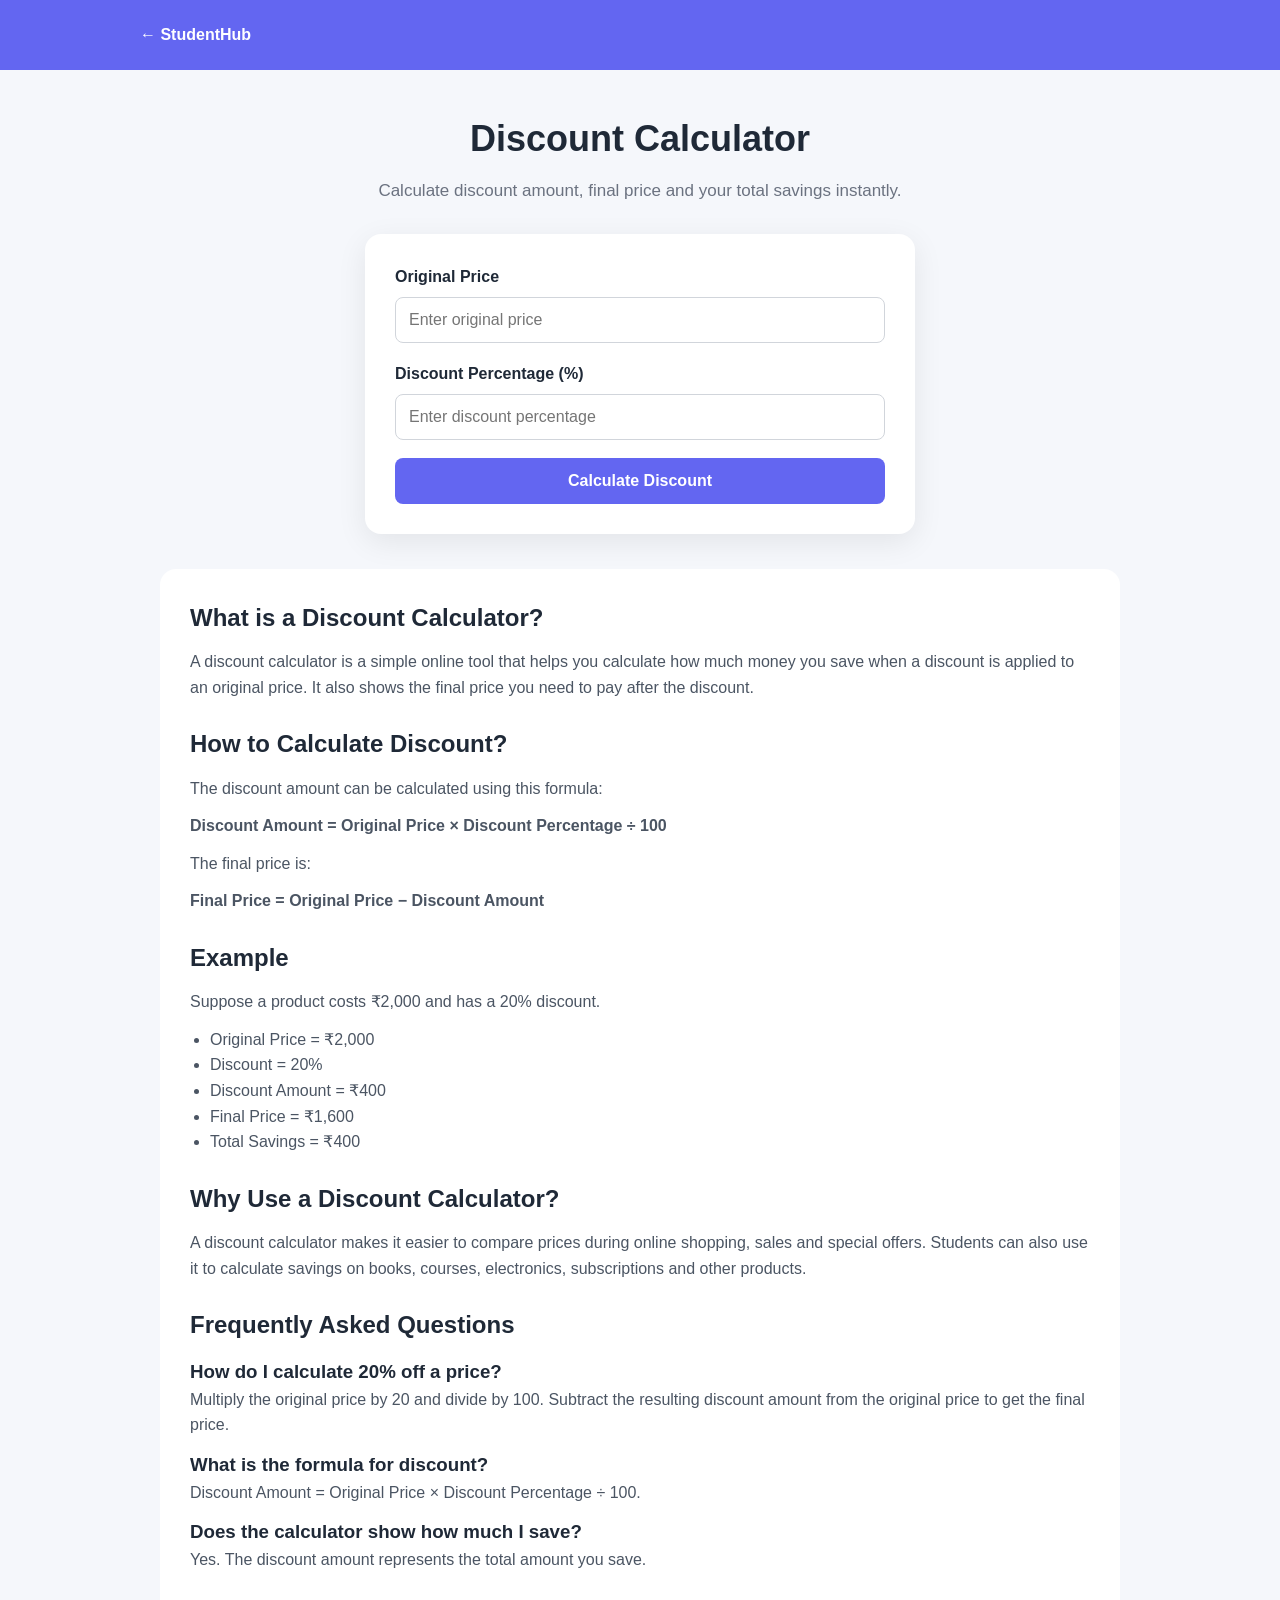
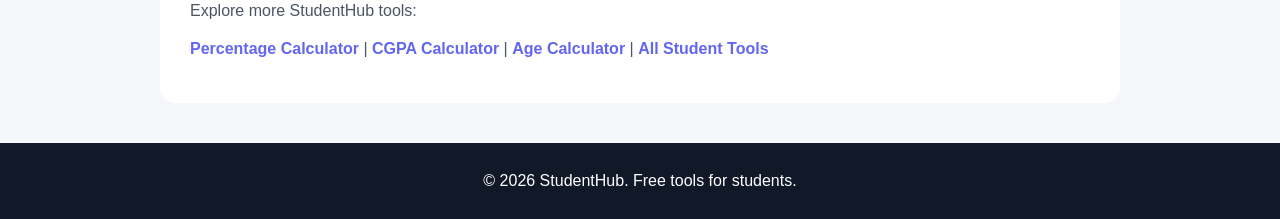
<file: Discount-calculater/index.html>
<!DOCTYPE html>
<html lang="en">
<head>
  <meta charset="UTF-8">

  <meta name="viewport" content="width=device-width, initial-scale=1.0">

  <title>Discount Calculator – Free Online Calculator | StudentHub</title>

  <meta name="description"
        content="Use StudentHub's free discount calculator to calculate discount amount, final price and savings quickly and easily.">

  <meta name="robots" content="index, follow">

  <link rel="canonical"
        href="https://npal03498-jpg.github.io/student-utility-hub/discount-calculator/">

  <!-- Open Graph -->
  <meta property="og:title"
        content="Discount Calculator – Free Online Calculator | StudentHub">

  <meta property="og:description"
        content="Calculate discount amount, final price and total savings with this free online discount calculator.">

  <meta property="og:url"
        content="https://npal03498-jpg.github.io/student-utility-hub/discount-calculator/">

  <meta property="og:type" content="website">

  <!-- Structured Data -->
  <script type="application/ld+json">
  {
    "@context": "https://schema.org",
    "@type": "WebPage",
    "name": "Discount Calculator",
    "description": "Free online discount calculator for calculating discount amount, final price and savings.",
    "url": "https://npal03498-jpg.github.io/student-utility-hub/discount-calculator/"
  }
  </script>

  <style>
    * {
      box-sizing: border-box;
      margin: 0;
      padding: 0;
    }

    body {
      font-family: Arial, sans-serif;
      background: #f5f7fb;
      color: #1f2937;
      line-height: 1.6;
    }

    header {
      background: #6366f1;
      color: white;
      padding: 22px 20px;
    }

    header .container {
      max-width: 1000px;
      margin: auto;
    }

    header a {
      color: white;
      text-decoration: none;
      font-weight: bold;
    }

    main {
      max-width: 1000px;
      margin: 40px auto;
      padding: 0 20px;
    }

    .hero {
      text-align: center;
      margin-bottom: 30px;
    }

    .hero h1 {
      font-size: 36px;
      margin-bottom: 10px;
    }

    .hero p {
      color: #6b7280;
      font-size: 17px;
    }

    .calculator {
      max-width: 550px;
      margin: auto;
      background: white;
      padding: 30px;
      border-radius: 16px;
      box-shadow: 0 8px 30px rgba(0,0,0,0.08);
    }

    .input-group {
      margin-bottom: 18px;
    }

    label {
      display: block;
      margin-bottom: 7px;
      font-weight: bold;
    }

    input {
      width: 100%;
      padding: 13px;
      border: 1px solid #d1d5db;
      border-radius: 8px;
      font-size: 16px;
    }

    button {
      width: 100%;
      padding: 14px;
      border: none;
      border-radius: 8px;
      background: #6366f1;
      color: white;
      font-size: 16px;
      font-weight: bold;
      cursor: pointer;
    }

    button:hover {
      opacity: 0.9;
    }

    .result {
      margin-top: 25px;
      padding: 20px;
      background: #f3f4f6;
      border-radius: 10px;
      display: none;
    }

    .result h2 {
      margin-bottom: 12px;
      font-size: 22px;
    }

    .result p {
      margin: 7px 0;
    }

    .content {
      background: white;
      margin-top: 35px;
      padding: 30px;
      border-radius: 16px;
    }

    .content h2 {
      margin-bottom: 12px;
      margin-top: 25px;
    }

    .content h2:first-child {
      margin-top: 0;
    }

    .content p {
      margin-bottom: 12px;
      color: #4b5563;
    }

    .content ul {
      margin-left: 20px;
      color: #4b5563;
    }

    .links {
      margin-top: 25px;
    }

    .links a {
      color: #6366f1;
      text-decoration: none;
      font-weight: bold;
    }

    footer {
      margin-top: 40px;
      padding: 25px;
      text-align: center;
      background: #111827;
      color: white;
    }

    footer a {
      color: white;
      text-decoration: none;
    }

    @media (max-width: 600px) {
      .hero h1 {
        font-size: 28px;
      }

      .calculator,
      .content {
        padding: 20px;
      }
    }
  </style>
</head>

<body>

  <header>
    <div class="container">
      <a href="../">← StudentHub</a>
    </div>
  </header>

  <main>

    <section class="hero">
      <h1>Discount Calculator</h1>
      <p>
        Calculate discount amount, final price and your total savings instantly.
      </p>
    </section>

    <!-- Calculator -->
    <section class="calculator">

      <div class="input-group">
        <label for="price">Original Price</label>
        <input
          type="number"
          id="price"
          placeholder="Enter original price"
          min="0"
        >
      </div>

      <div class="input-group">
        <label for="discount">Discount Percentage (%)</label>
        <input
          type="number"
          id="discount"
          placeholder="Enter discount percentage"
          min="0"
          max="100"
        >
      </div>

      <button onclick="calculateDiscount()">
        Calculate Discount
      </button>

      <div class="result" id="result">
        <h2>Result</h2>

        <p>
          <strong>Discount Amount:</strong>
          <span id="discountAmount">₹0</span>
        </p>

        <p>
          <strong>Final Price:</strong>
          <span id="finalPrice">₹0</span>
        </p>

        <p>
          <strong>You Save:</strong>
          <span id="saving">₹0</span>
        </p>
      </div>

    </section>

    <!-- SEO Content -->
    <section class="content">

      <h2>What is a Discount Calculator?</h2>

      <p>
        A discount calculator is a simple online tool that helps you calculate
        how much money you save when a discount is applied to an original price.
        It also shows the final price you need to pay after the discount.
      </p>

      <h2>How to Calculate Discount?</h2>

      <p>
        The discount amount can be calculated using this formula:
      </p>

      <p>
        <strong>Discount Amount = Original Price × Discount Percentage ÷ 100</strong>
      </p>

      <p>
        The final price is:
      </p>

      <p>
        <strong>Final Price = Original Price − Discount Amount</strong>
      </p>

      <h2>Example</h2>

      <p>
        Suppose a product costs ₹2,000 and has a 20% discount.
      </p>

      <ul>
        <li>Original Price = ₹2,000</li>
        <li>Discount = 20%</li>
        <li>Discount Amount = ₹400</li>
        <li>Final Price = ₹1,600</li>
        <li>Total Savings = ₹400</li>
      </ul>

      <h2>Why Use a Discount Calculator?</h2>

      <p>
        A discount calculator makes it easier to compare prices during online
        shopping, sales and special offers. Students can also use it to
        calculate savings on books, courses, electronics, subscriptions and
        other products.
      </p>

      <h2>Frequently Asked Questions</h2>

      <h3>How do I calculate 20% off a price?</h3>

      <p>
        Multiply the original price by 20 and divide by 100. Subtract the
        resulting discount amount from the original price to get the final
        price.
      </p>

      <h3>What is the formula for discount?</h3>

      <p>
        Discount Amount = Original Price × Discount Percentage ÷ 100.
      </p>

      <h3>Does the calculator show how much I save?</h3>

      <p>
        Yes. The discount amount represents the total amount you save.
      </p>

      <div class="links">
        <p>Explore more StudentHub tools:</p>

        <p>
          <a href="../percentage-calculator/">
            Percentage Calculator
          </a>
          |
          <a href="../cgpa-calculator/">
            CGPA Calculator
          </a>
          |
          <a href="../age-calculator/">
            Age Calculator
          </a>
          |
          <a href="../">
            All Student Tools
          </a>
        </p>
      </div>

    </section>

  </main>

  <footer>
    <p>
      © 2026 StudentHub. Free tools for students.
    </p>
  </footer>

  <script>
    function calculateDiscount() {

      const price = parseFloat(
        document.getElementById("price").value
      );

      const discount = parseFloat(
        document.getElementById("discount").value
      );

      if (
        isNaN(price) ||
        isNaN(discount) ||
        price < 0 ||
        discount < 0 ||
        discount > 100
      ) {
        alert("Please enter a valid price and discount percentage.");
        return;
      }

      const discountAmount =
        price * discount / 100;

      const finalPrice =
        price - discountAmount;

      document.getElementById("discountAmount").textContent =
        "₹" + discountAmount.toFixed(2);

      document.getElementById("finalPrice").textContent =
        "₹" + finalPrice.toFixed(2);

      document.getElementById("saving").textContent =
        "₹" + discountAmount.toFixed(2);

      document.getElementById("result").style.display =
        "block";
    }
  </script>

</body>
</html>
</file>
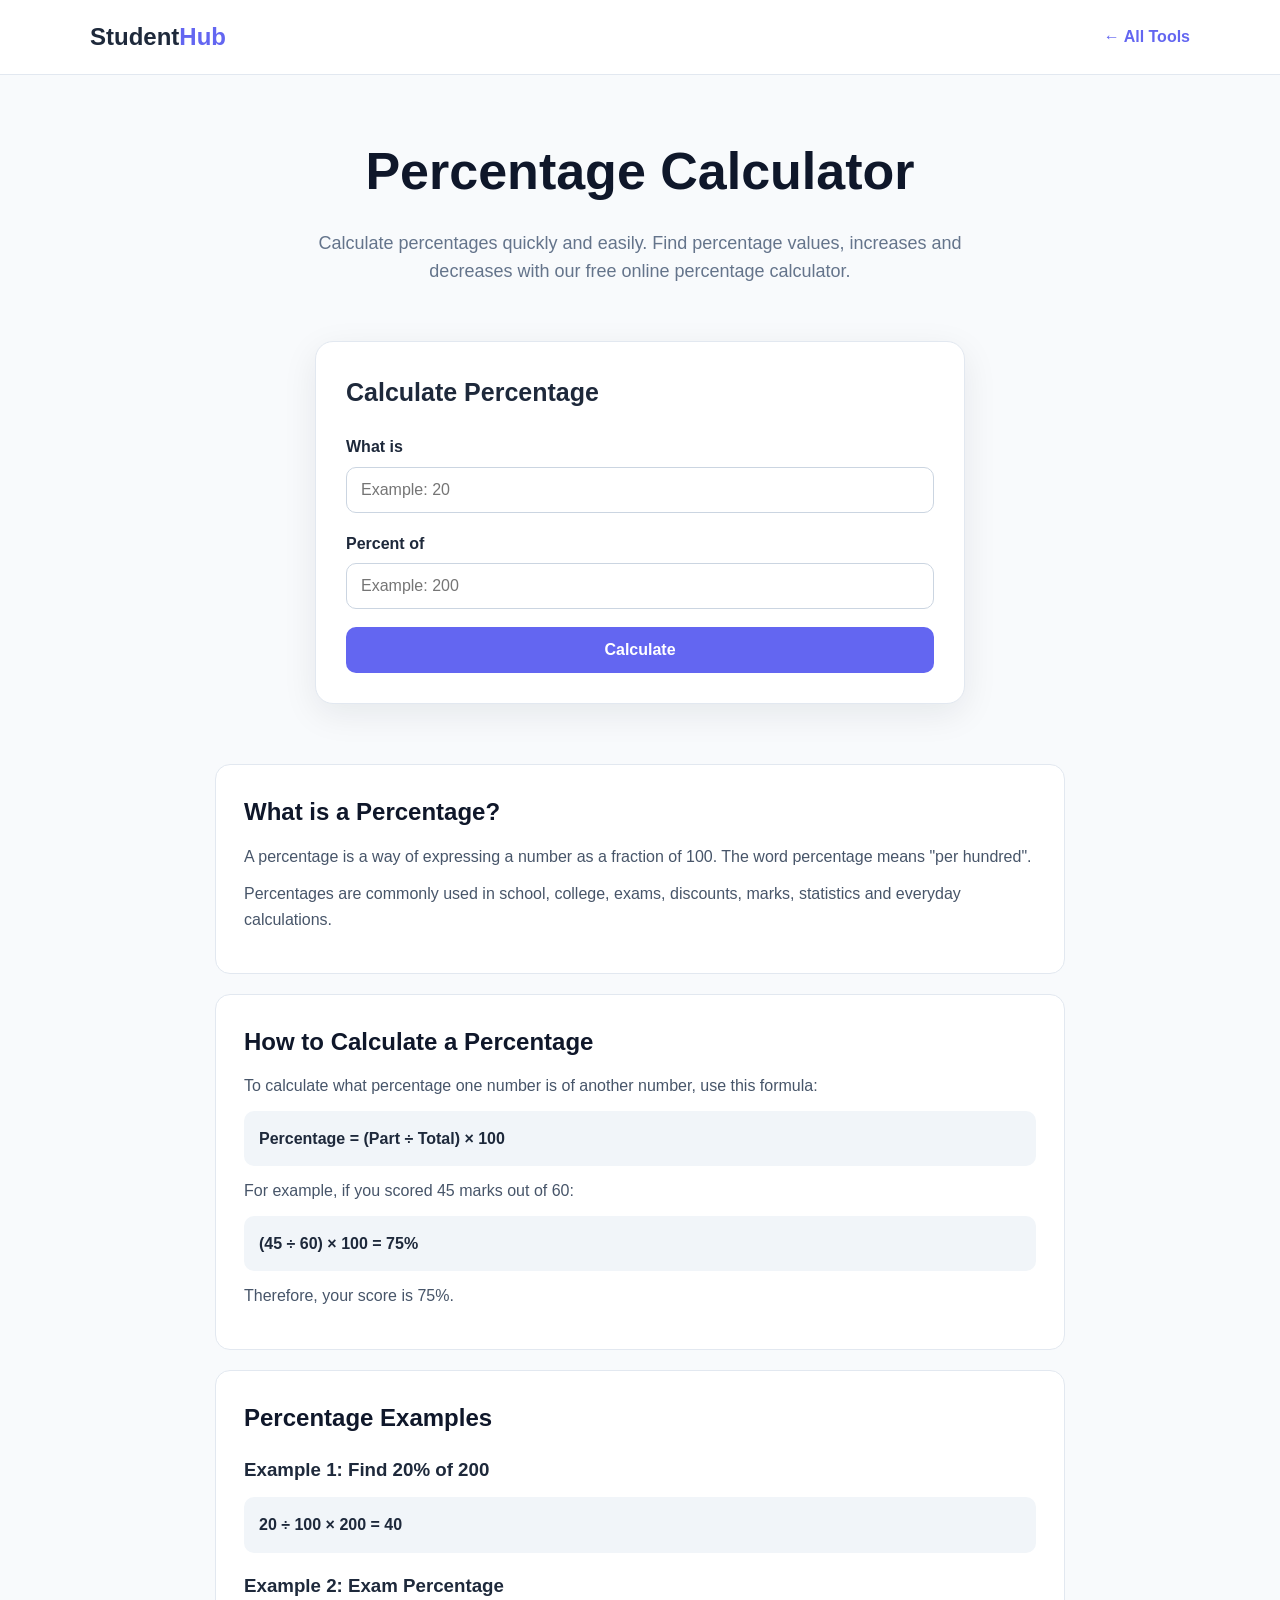
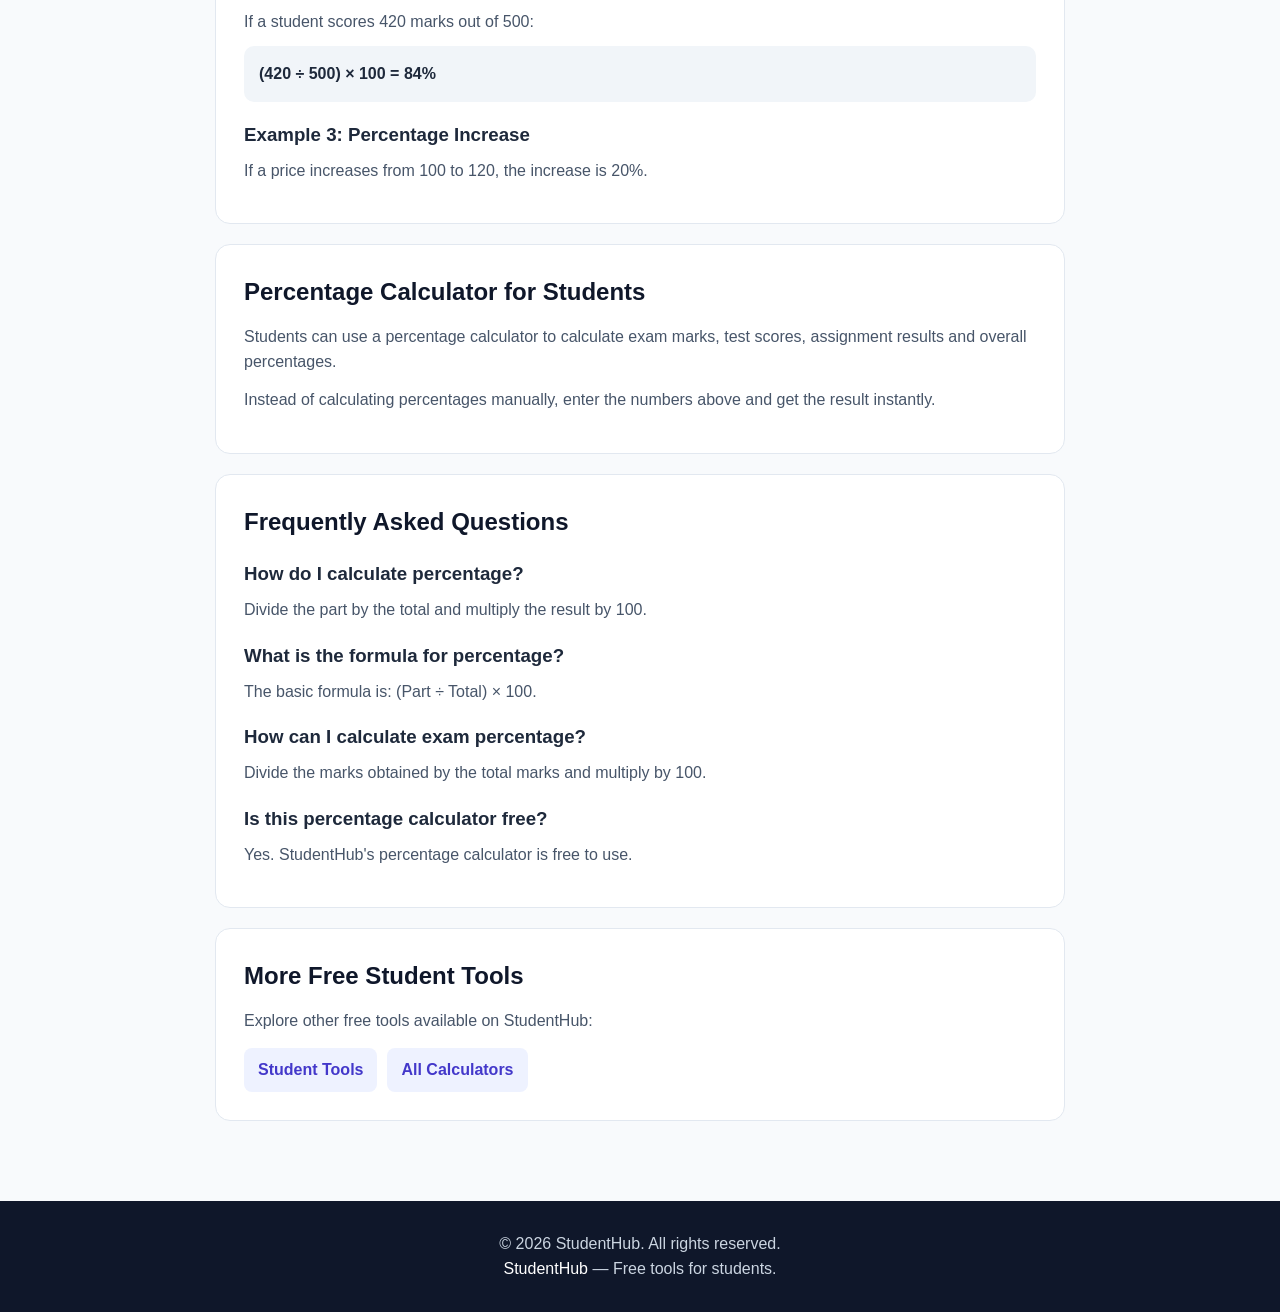
<file: percentage-calculator/index.html>
<!DOCTYPE html>
<html lang="en">

<head>
    <meta charset="UTF-8">

    <meta name="viewport" content="width=device-width, initial-scale=1.0">

    <title>Percentage Calculator – Free Online Calculator | StudentHub</title>

    <meta
        name="description"
        content="Use StudentHub's free percentage calculator to calculate percentages, percentage increase, percentage decrease and more. Fast, simple and free."
    >

    <meta name="robots" content="index, follow">

    <link
        rel="canonical"
        href="https://npal03498-jpg.github.io/student-utility-hub/percentage-calculator/"
    >

    <meta property="og:type" content="website">
    <meta
        property="og:title"
        content="Percentage Calculator – Free Online Calculator | StudentHub"
    >
    <meta
        property="og:description"
        content="Calculate percentages, increases and decreases quickly with this free online percentage calculator."
    >
    <meta
        property="og:url"
        content="https://npal03498-jpg.github.io/student-utility-hub/percentage-calculator/"
    >

    <meta name="theme-color" content="#6366f1">

    <style>

        * {
            box-sizing: border-box;
            margin: 0;
            padding: 0;
        }

        body {
            font-family: Arial, sans-serif;
            line-height: 1.6;
            background: #f8fafc;
            color: #1e293b;
        }

        .container {
            width: min(1100px, 92%);
            margin: auto;
        }

        header {
            background: white;
            border-bottom: 1px solid #e2e8f0;
            padding: 18px 0;
        }

        .navbar {
            display: flex;
            justify-content: space-between;
            align-items: center;
        }

        .logo {
            text-decoration: none;
            font-size: 24px;
            font-weight: 800;
            color: #1e293b;
        }

        .logo span {
            color: #6366f1;
        }

        .back-link {
            text-decoration: none;
            color: #6366f1;
            font-weight: 600;
        }

        .hero {
            text-align: center;
            padding: 55px 0 35px;
        }

        .hero h1 {
            font-size: clamp(32px, 5vw, 52px);
            margin-bottom: 15px;
            color: #0f172a;
        }

        .hero p {
            max-width: 700px;
            margin: auto;
            color: #64748b;
            font-size: 18px;
        }

        .calculator-section {
            padding: 20px 0 60px;
        }

        .calculator {
            max-width: 650px;
            margin: auto;
            background: white;
            padding: 30px;
            border-radius: 18px;
            box-shadow: 0 10px 35px rgba(15, 23, 42, 0.08);
            border: 1px solid #e2e8f0;
        }

        .calculator h2 {
            margin-bottom: 22px;
            font-size: 25px;
        }

        .input-group {
            margin-bottom: 18px;
        }

        label {
            display: block;
            margin-bottom: 7px;
            font-weight: 600;
        }

        input {
            width: 100%;
            padding: 13px 14px;
            border: 1px solid #cbd5e1;
            border-radius: 10px;
            font-size: 16px;
            outline: none;
        }

        input:focus {
            border-color: #6366f1;
        }

        button {
            width: 100%;
            padding: 14px;
            border: none;
            border-radius: 10px;
            background: #6366f1;
            color: white;
            font-size: 16px;
            font-weight: 700;
            cursor: pointer;
        }

        button:hover {
            background: #4f46e5;
        }

        .result {
            margin-top: 20px;
            padding: 18px;
            background: #eef2ff;
            border-radius: 10px;
            text-align: center;
            font-size: 20px;
            font-weight: 700;
            color: #4338ca;
            display: none;
        }

        .content {
            max-width: 850px;
            margin: auto;
            padding-bottom: 60px;
        }

        .content section {
            background: white;
            padding: 28px;
            margin-bottom: 20px;
            border-radius: 15px;
            border: 1px solid #e2e8f0;
        }

        .content h2 {
            margin-bottom: 12px;
            color: #0f172a;
        }

        .content h3 {
            margin-top: 18px;
            margin-bottom: 8px;
        }

        .content p {
            color: #475569;
            margin-bottom: 12px;
        }

        .formula {
            background: #f1f5f9;
            padding: 15px;
            border-radius: 10px;
            font-weight: 700;
            margin: 12px 0;
        }

        .faq {
            margin-top: 15px;
        }

        .faq h3 {
            color: #1e293b;
        }

        .tools-links {
            display: flex;
            flex-wrap: wrap;
            gap: 10px;
            margin-top: 15px;
        }

        .tools-links a {
            text-decoration: none;
            background: #eef2ff;
            color: #4338ca;
            padding: 9px 14px;
            border-radius: 8px;
            font-weight: 600;
        }

        footer {
            text-align: center;
            padding: 30px 15px;
            background: #0f172a;
            color: #cbd5e1;
        }

        footer a {
            color: white;
            text-decoration: none;
        }

        @media (max-width: 600px) {

            .calculator {
                padding: 22px;
            }

            .content section {
                padding: 22px;
            }

            .hero {
                padding-top: 40px;
            }

        }

    </style>

    <!-- Structured Data -->

    <script type="application/ld+json">
    {
        "@context": "https://schema.org",
        "@type": "WebPage",
        "name": "Percentage Calculator",
        "description": "Free online percentage calculator for calculating percentages, increases and decreases.",
        "url": "https://npal03498-jpg.github.io/student-utility-hub/percentage-calculator/"
    }
    </script>

</head>


<body>

<header>

    <div class="container navbar">

        <a
            href="../"
            class="logo"
        >
            Student<span>Hub</span>
        </a>

        <a
            href="../"
            class="back-link"
        >
            ← All Tools
        </a>

    </div>

</header>


<main>

    <section class="hero">

        <div class="container">

            <h1>
                Percentage Calculator
            </h1>

            <p>
                Calculate percentages quickly and easily.
                Find percentage values, increases and decreases
                with our free online percentage calculator.
            </p>

        </div>

    </section>


    <section class="calculator-section">

        <div class="container">

            <div class="calculator">

                <h2>
                    Calculate Percentage
                </h2>


                <div class="input-group">

                    <label for="number">
                        What is
                    </label>

                    <input
                        type="number"
                        id="number"
                        placeholder="Example: 20"
                    >

                </div>


                <div class="input-group">

                    <label for="total">
                        Percent of
                    </label>

                    <input
                        type="number"
                        id="total"
                        placeholder="Example: 200"
                    >

                </div>


                <button onclick="calculatePercentage()">
                    Calculate
                </button>


                <div
                    id="result"
                    class="result"
                ></div>

            </div>

        </div>

    </section>


    <article class="content">


        <section>

            <h2>
                What is a Percentage?
            </h2>

            <p>
                A percentage is a way of expressing a number
                as a fraction of 100. The word percentage means
                "per hundred".
            </p>

            <p>
                Percentages are commonly used in school,
                college, exams, discounts, marks, statistics
                and everyday calculations.
            </p>

        </section>


        <section>

            <h2>
                How to Calculate a Percentage
            </h2>

            <p>
                To calculate what percentage one number is
                of another number, use this formula:
            </p>

            <div class="formula">
                Percentage = (Part ÷ Total) × 100
            </div>

            <p>
                For example, if you scored 45 marks out of 60:
            </p>

            <div class="formula">
                (45 ÷ 60) × 100 = 75%
            </div>

            <p>
                Therefore, your score is 75%.
            </p>

        </section>


        <section>

            <h2>
                Percentage Examples
            </h2>

            <h3>
                Example 1: Find 20% of 200
            </h3>

            <div class="formula">
                20 ÷ 100 × 200 = 40
            </div>

            <h3>
                Example 2: Exam Percentage
            </h3>

            <p>
                If a student scores 420 marks out of 500:
            </p>

            <div class="formula">
                (420 ÷ 500) × 100 = 84%
            </div>

            <h3>
                Example 3: Percentage Increase
            </h3>

            <p>
                If a price increases from 100 to 120,
                the increase is 20%.
            </p>

        </section>


        <section>

            <h2>
                Percentage Calculator for Students
            </h2>

            <p>
                Students can use a percentage calculator
                to calculate exam marks, test scores,
                assignment results and overall percentages.
            </p>

            <p>
                Instead of calculating percentages manually,
                enter the numbers above and get the result
                instantly.
            </p>

        </section>


        <section>

            <h2>
                Frequently Asked Questions
            </h2>


            <div class="faq">

                <h3>
                    How do I calculate percentage?
                </h3>

                <p>
                    Divide the part by the total and multiply
                    the result by 100.
                </p>

            </div>


            <div class="faq">

                <h3>
                    What is the formula for percentage?
                </h3>

                <p>
                    The basic formula is:
                    (Part ÷ Total) × 100.
                </p>

            </div>


            <div class="faq">

                <h3>
                    How can I calculate exam percentage?
                </h3>

                <p>
                    Divide the marks obtained by the total
                    marks and multiply by 100.
                </p>

            </div>


            <div class="faq">

                <h3>
                    Is this percentage calculator free?
                </h3>

                <p>
                    Yes. StudentHub's percentage calculator
                    is free to use.
                </p>

            </div>

        </section>


        <section>

            <h2>
                More Free Student Tools
            </h2>

            <p>
                Explore other free tools available on StudentHub:
            </p>

            <div class="tools-links">

                <a href="../">
                    Student Tools
                </a>

                <a href="../#tools">
                    All Calculators
                </a>

            </div>

        </section>


    </article>

</main>


<footer>

    <p>
        © 2026 StudentHub. All rights reserved.
    </p>

    <p>
        <a href="../">
            StudentHub
        </a>
        — Free tools for students.
    </p>

</footer>


<script>

function calculatePercentage() {

    const number =
        parseFloat(
            document.getElementById("number").value
        );

    const total =
        parseFloat(
            document.getElementById("total").value
        );

    const result =
        document.getElementById("result");


    if (
        isNaN(number) ||
        isNaN(total) ||
        total === 0
    ) {

        result.style.display = "block";

        result.textContent =
            "Please enter valid numbers.";

        return;

    }


    const percentage =
        (number / total) * 100;


    result.style.display = "block";

    result.textContent =
        `${number} is ${percentage.toFixed(2)}% of ${total}.`;

}

</script>


</body>

</html>
</file>
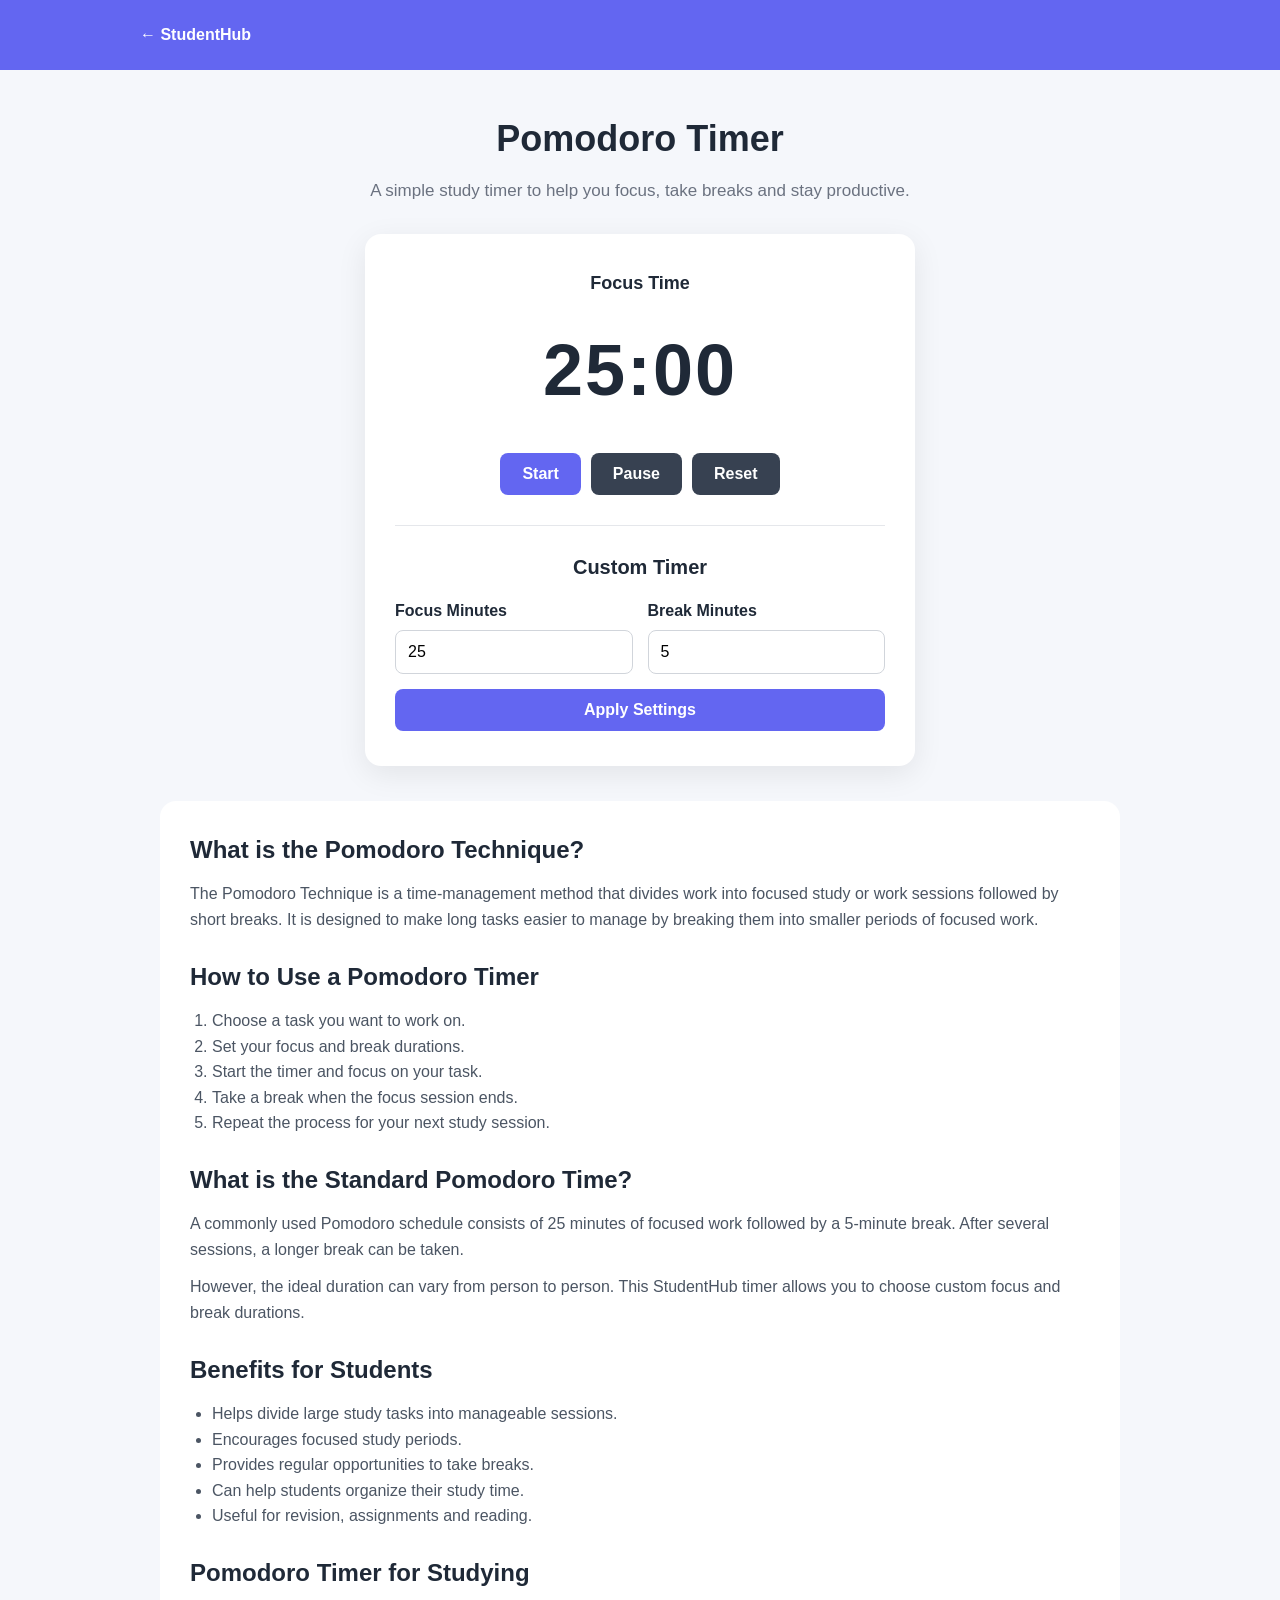
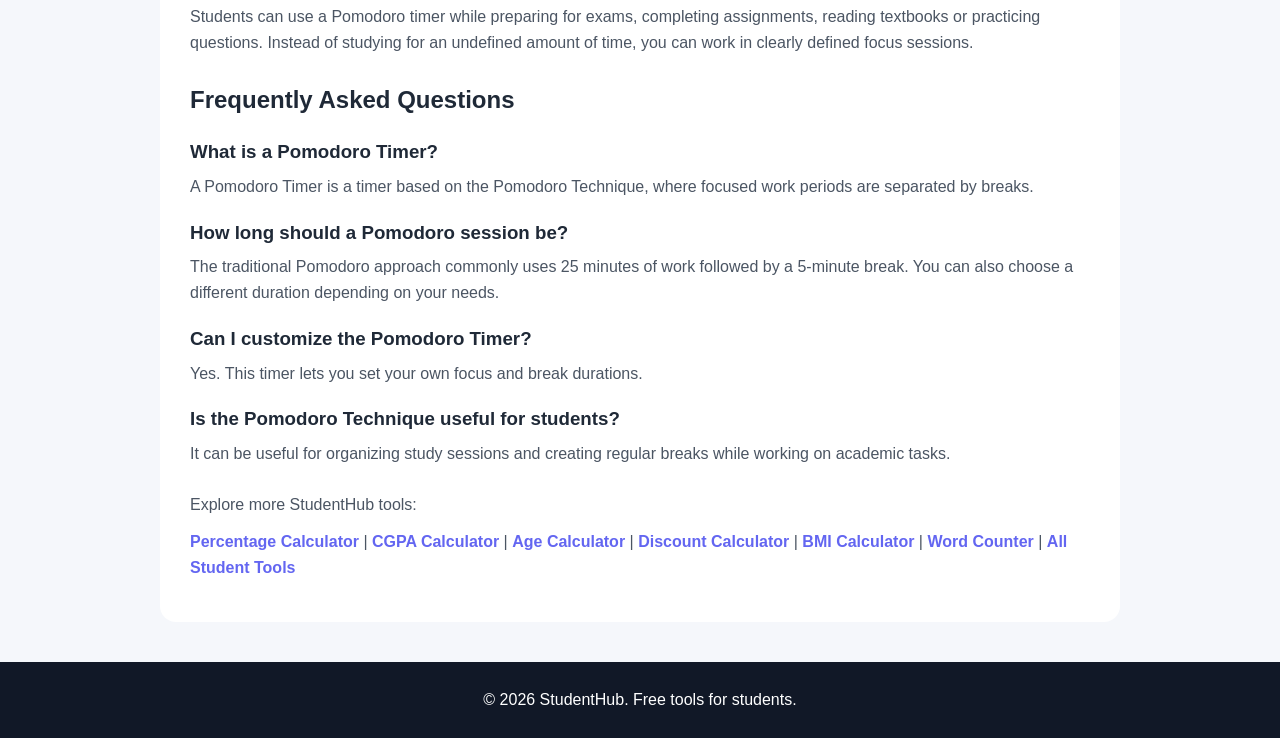
<file: pomodoro-timer/index.html>
<!DOCTYPE html>
<html lang="en">
<head>
  <meta charset="UTF-8">

  <meta name="viewport" content="width=device-width, initial-scale=1.0">

  <title>Pomodoro Timer – Free Online Study Timer | StudentHub</title>

  <meta name="description"
        content="Use StudentHub's free Pomodoro Timer to improve focus and study productivity. Set custom work and break durations and start your study session instantly.">

  <meta name="robots" content="index, follow">

  <link rel="canonical"
        href="https://npal03498-jpg.github.io/student-utility-hub/pomodoro-timer/">

  <!-- Open Graph -->
  <meta property="og:title"
        content="Pomodoro Timer – Free Online Study Timer | StudentHub">

  <meta property="og:description"
        content="Free online Pomodoro Timer for students. Set custom work and break durations and focus on your studies.">

  <meta property="og:url"
        content="https://npal03498-jpg.github.io/student-utility-hub/pomodoro-timer/">

  <meta property="og:type" content="website">

  <!-- Structured Data -->
  <script type="application/ld+json">
  {
    "@context": "https://schema.org",
    "@type": "WebPage",
    "name": "Pomodoro Timer",
    "description": "Free online Pomodoro Timer for studying, focus and productivity.",
    "url": "https://npal03498-jpg.github.io/student-utility-hub/pomodoro-timer/"
  }
  </script>

  <style>
    * {
      box-sizing: border-box;
      margin: 0;
      padding: 0;
    }

    body {
      font-family: Arial, sans-serif;
      background: #f5f7fb;
      color: #1f2937;
      line-height: 1.6;
    }

    header {
      background: #6366f1;
      color: white;
      padding: 22px 20px;
    }

    header .container {
      max-width: 1000px;
      margin: auto;
    }

    header a {
      color: white;
      text-decoration: none;
      font-weight: bold;
    }

    main {
      max-width: 1000px;
      margin: 40px auto;
      padding: 0 20px;
    }

    .hero {
      text-align: center;
      margin-bottom: 30px;
    }

    .hero h1 {
      font-size: 36px;
      margin-bottom: 10px;
    }

    .hero p {
      color: #6b7280;
      font-size: 17px;
    }

    .timer-box {
      max-width: 550px;
      margin: auto;
      background: white;
      padding: 35px 30px;
      border-radius: 16px;
      box-shadow: 0 8px 30px rgba(0,0,0,0.08);
      text-align: center;
    }

    .mode {
      font-size: 18px;
      font-weight: bold;
      margin-bottom: 10px;
    }

    .timer {
      font-size: 72px;
      font-weight: bold;
      margin: 15px 0 25px;
      letter-spacing: 2px;
    }

    .buttons {
      display: flex;
      gap: 10px;
      justify-content: center;
      flex-wrap: wrap;
    }

    button {
      border: none;
      border-radius: 8px;
      padding: 12px 22px;
      background: #6366f1;
      color: white;
      font-size: 16px;
      font-weight: bold;
      cursor: pointer;
    }

    button:hover {
      opacity: 0.9;
    }

    .secondary {
      background: #374151;
    }

    .settings {
      margin-top: 30px;
      padding-top: 25px;
      border-top: 1px solid #e5e7eb;
    }

    .settings h2 {
      font-size: 20px;
      margin-bottom: 15px;
    }

    .inputs {
      display: grid;
      grid-template-columns: 1fr 1fr;
      gap: 15px;
      text-align: left;
    }

    .input-group label {
      display: block;
      font-weight: bold;
      margin-bottom: 6px;
    }

    input {
      width: 100%;
      padding: 12px;
      border: 1px solid #d1d5db;
      border-radius: 8px;
      font-size: 16px;
    }

    .apply {
      margin-top: 15px;
      width: 100%;
    }

    .content {
      background: white;
      margin-top: 35px;
      padding: 30px;
      border-radius: 16px;
    }

    .content h2 {
      margin-top: 25px;
      margin-bottom: 12px;
    }

    .content h2:first-child {
      margin-top: 0;
    }

    .content h3 {
      margin-top: 18px;
      margin-bottom: 7px;
    }

    .content p {
      margin-bottom: 12px;
      color: #4b5563;
    }

    .content ol,
    .content ul {
      margin-left: 22px;
      color: #4b5563;
      margin-bottom: 15px;
    }

    .links {
      margin-top: 25px;
    }

    .links a {
      color: #6366f1;
      text-decoration: none;
      font-weight: bold;
    }

    footer {
      margin-top: 40px;
      padding: 25px;
      text-align: center;
      background: #111827;
      color: white;
    }

    @media (max-width: 600px) {

      .hero h1 {
        font-size: 28px;
      }

      .timer-box,
      .content {
        padding: 20px;
      }

      .timer {
        font-size: 56px;
      }

      .inputs {
        grid-template-columns: 1fr;
      }
    }
  </style>
</head>

<body>

  <header>
    <div class="container">
      <a href="../">← StudentHub</a>
    </div>
  </header>

  <main>

    <section class="hero">
      <h1>Pomodoro Timer</h1>

      <p>
        A simple study timer to help you focus, take breaks and stay productive.
      </p>
    </section>

    <!-- TIMER -->
    <section class="timer-box">

      <div class="mode" id="mode">
        Focus Time
      </div>

      <div class="timer" id="timer">
        25:00
      </div>

      <div class="buttons">

        <button onclick="startTimer()">
          Start
        </button>

        <button onclick="pauseTimer()" class="secondary">
          Pause
        </button>

        <button onclick="resetTimer()" class="secondary">
          Reset
        </button>

      </div>

      <!-- SETTINGS -->
      <div class="settings">

        <h2>Custom Timer</h2>

        <div class="inputs">

          <div class="input-group">

            <label for="workMinutes">
              Focus Minutes
            </label>

            <input
              type="number"
              id="workMinutes"
              value="25"
              min="1"
              max="180"
            >

          </div>

          <div class="input-group">

            <label for="breakMinutes">
              Break Minutes
            </label>

            <input
              type="number"
              id="breakMinutes"
              value="5"
              min="1"
              max="60"
            >

          </div>

        </div>

        <button
          class="apply"
          onclick="applySettings()"
        >
          Apply Settings
        </button>

      </div>

    </section>

    <!-- SEO CONTENT -->
    <section class="content">

      <h2>What is the Pomodoro Technique?</h2>

      <p>
        The Pomodoro Technique is a time-management method that divides work
        into focused study or work sessions followed by short breaks.
        It is designed to make long tasks easier to manage by breaking them
        into smaller periods of focused work.
      </p>

      <h2>How to Use a Pomodoro Timer</h2>

      <ol>
        <li>Choose a task you want to work on.</li>
        <li>Set your focus and break durations.</li>
        <li>Start the timer and focus on your task.</li>
        <li>Take a break when the focus session ends.</li>
        <li>Repeat the process for your next study session.</li>
      </ol>

      <h2>What is the Standard Pomodoro Time?</h2>

      <p>
        A commonly used Pomodoro schedule consists of 25 minutes of focused
        work followed by a 5-minute break. After several sessions, a longer
        break can be taken.
      </p>

      <p>
        However, the ideal duration can vary from person to person. This
        StudentHub timer allows you to choose custom focus and break durations.
      </p>

      <h2>Benefits for Students</h2>

      <ul>
        <li>Helps divide large study tasks into manageable sessions.</li>
        <li>Encourages focused study periods.</li>
        <li>Provides regular opportunities to take breaks.</li>
        <li>Can help students organize their study time.</li>
        <li>Useful for revision, assignments and reading.</li>
      </ul>

      <h2>Pomodoro Timer for Studying</h2>

      <p>
        Students can use a Pomodoro timer while preparing for exams,
        completing assignments, reading textbooks or practicing questions.
        Instead of studying for an undefined amount of time, you can work
        in clearly defined focus sessions.
      </p>

      <h2>Frequently Asked Questions</h2>

      <h3>What is a Pomodoro Timer?</h3>

      <p>
        A Pomodoro Timer is a timer based on the Pomodoro Technique, where
        focused work periods are separated by breaks.
      </p>

      <h3>How long should a Pomodoro session be?</h3>

      <p>
        The traditional Pomodoro approach commonly uses 25 minutes of work
        followed by a 5-minute break. You can also choose a different duration
        depending on your needs.
      </p>

      <h3>Can I customize the Pomodoro Timer?</h3>

      <p>
        Yes. This timer lets you set your own focus and break durations.
      </p>

      <h3>Is the Pomodoro Technique useful for students?</h3>

      <p>
        It can be useful for organizing study sessions and creating regular
        breaks while working on academic tasks.
      </p>

      <div class="links">

        <p>Explore more StudentHub tools:</p>

        <p>
          <a href="../percentage-calculator/">
            Percentage Calculator
          </a>
          |
          <a href="../cgpa-calculator/">
            CGPA Calculator
          </a>
          |
          <a href="../age-calculator/">
            Age Calculator
          </a>
          |
          <a href="../discount-calculator/">
            Discount Calculator
          </a>
          |
          <a href="../bmi-calculator/">
            BMI Calculator
          </a>
          |
          <a href="../word-counter/">
            Word Counter
          </a>
          |
          <a href="../">
            All Student Tools
          </a>
        </p>

      </div>

    </section>

  </main>

  <footer>
    <p>
      © 2026 StudentHub. Free tools for students.
    </p>
  </footer>


  <script>

    let timerInterval = null;

    let workDuration = 25 * 60;
    let breakDuration = 5 * 60;

    let timeLeft = workDuration;

    let isRunning = false;
    let isWorkMode = true;


    function updateDisplay() {

      const minutes =
        Math.floor(timeLeft / 60);

      const seconds =
        timeLeft % 60;

      document.getElementById("timer").textContent =
        String(minutes).padStart(2, "0") +
        ":" +
        String(seconds).padStart(2, "0");

      document.getElementById("mode").textContent =
        isWorkMode ? "Focus Time" : "Break Time";
    }


    function startTimer() {

      if (isRunning) {
        return;
      }

      isRunning = true;

      timerInterval = setInterval(() => {

        if (timeLeft > 0) {

          timeLeft--;

          updateDisplay();

        } else {

          switchMode();

        }

      }, 1000);
    }


    function pauseTimer() {

      clearInterval(timerInterval);

      timerInterval = null;

      isRunning = false;
    }


    function resetTimer() {

      clearInterval(timerInterval);

      timerInterval = null;

      isRunning = false;

      isWorkMode = true;

      timeLeft = workDuration;

      updateDisplay();
    }


    function switchMode() {

      isWorkMode = !isWorkMode;

      timeLeft =
        isWorkMode
          ? workDuration
          : breakDuration;

      updateDisplay();

    }


    function applySettings() {

      const workMinutes =
        parseInt(
          document.getElementById("workMinutes").value
        );

      const breakMinutes =
        parseInt(
          document.getElementById("breakMinutes").value
        );

      if (
        isNaN(workMinutes) ||
        isNaN(breakMinutes) ||
        workMinutes < 1 ||
        breakMinutes < 1
      ) {

        alert("Please enter valid timer durations.");

        return;
      }

      workDuration =
        workMinutes * 60;

      breakDuration =
        breakMinutes * 60;

      resetTimer();

    }


    updateDisplay();

  </script>

</body>
</html>
</file>
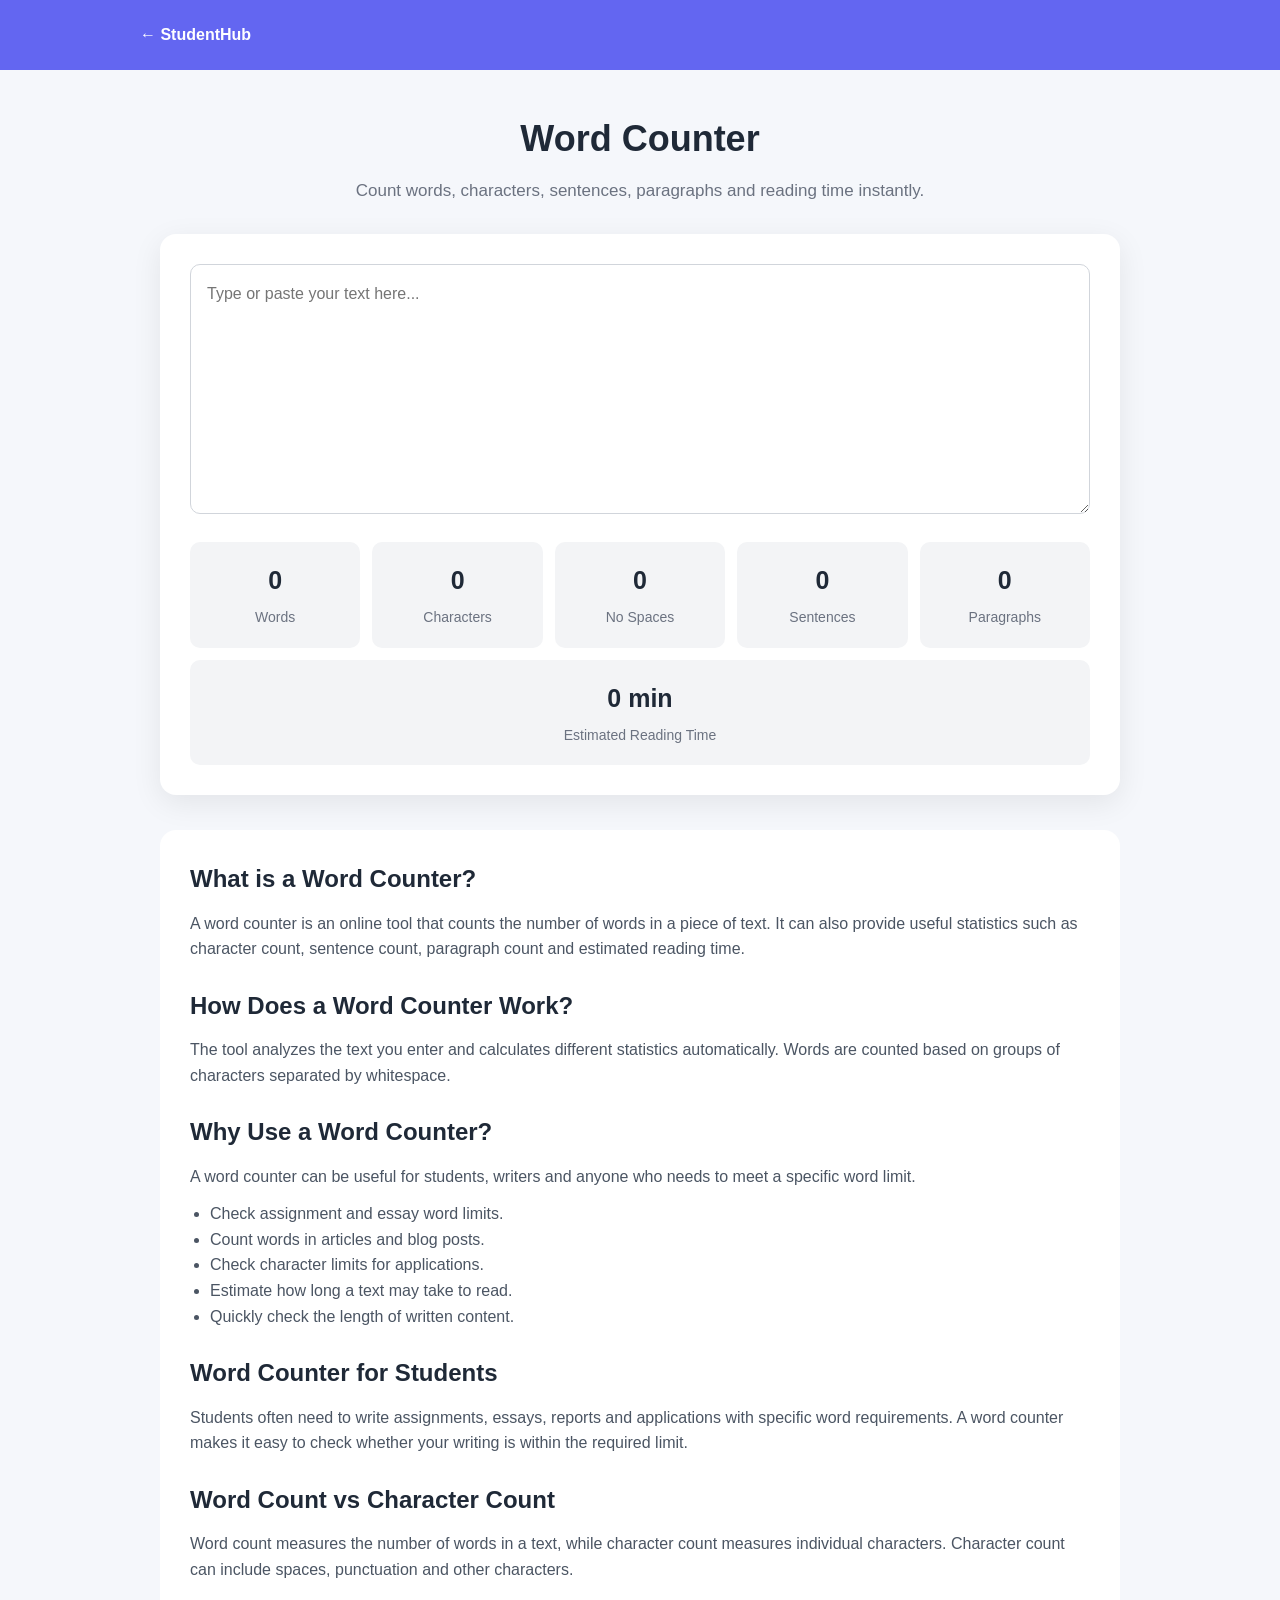
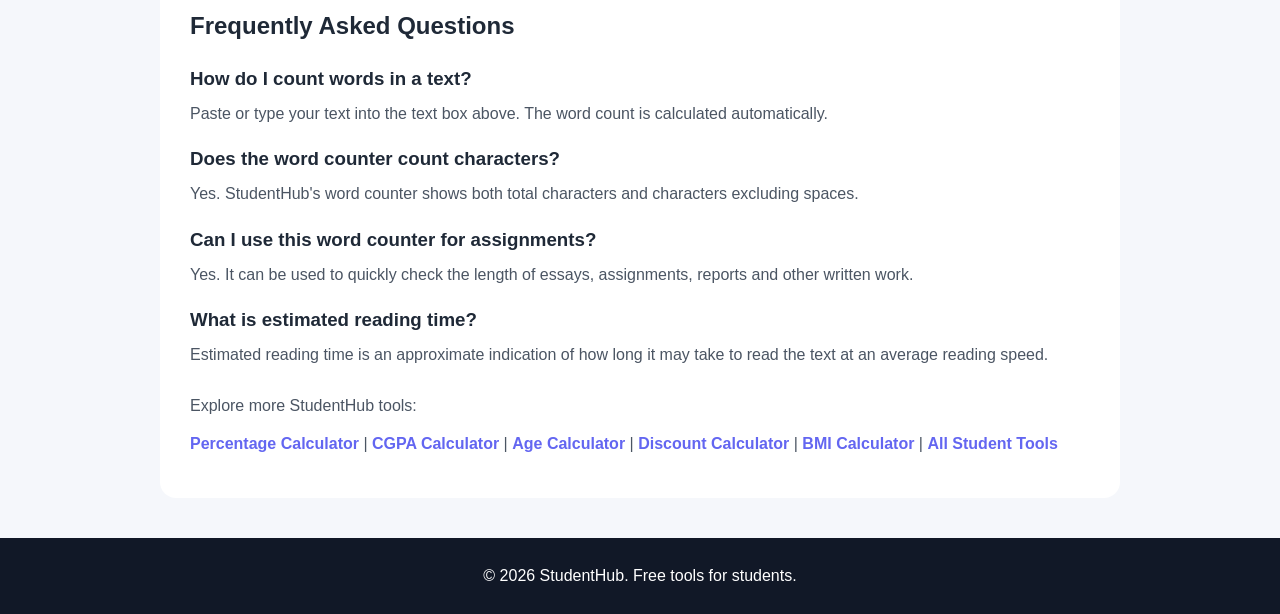
<file: word-counter/index.html>
<!DOCTYPE html>
<html lang="en">
<head>
  <meta charset="UTF-8">

  <meta name="viewport" content="width=device-width, initial-scale=1.0">

  <title>Word Counter – Free Online Word & Character Counter | StudentHub</title>

  <meta name="description"
        content="Use StudentHub's free word counter to count words, characters, sentences and paragraphs, and estimate reading time instantly.">

  <meta name="robots" content="index, follow">

  <link rel="canonical"
        href="https://npal03498-jpg.github.io/student-utility-hub/word-counter/">

  <!-- Open Graph -->
  <meta property="og:title"
        content="Word Counter – Free Online Word & Character Counter | StudentHub">

  <meta property="og:description"
        content="Count words, characters, sentences and paragraphs with StudentHub's free online word counter.">

  <meta property="og:url"
        content="https://npal03498-jpg.github.io/student-utility-hub/word-counter/">

  <meta property="og:type" content="website">

  <!-- Structured Data -->
  <script type="application/ld+json">
  {
    "@context": "https://schema.org",
    "@type": "WebPage",
    "name": "Word Counter",
    "description": "Free online word and character counter for students, writers and everyday use.",
    "url": "https://npal03498-jpg.github.io/student-utility-hub/word-counter/"
  }
  </script>

  <style>
    * {
      box-sizing: border-box;
      margin: 0;
      padding: 0;
    }

    body {
      font-family: Arial, sans-serif;
      background: #f5f7fb;
      color: #1f2937;
      line-height: 1.6;
    }

    header {
      background: #6366f1;
      color: white;
      padding: 22px 20px;
    }

    header .container {
      max-width: 1000px;
      margin: auto;
    }

    header a {
      color: white;
      text-decoration: none;
      font-weight: bold;
    }

    main {
      max-width: 1000px;
      margin: 40px auto;
      padding: 0 20px;
    }

    .hero {
      text-align: center;
      margin-bottom: 30px;
    }

    .hero h1 {
      font-size: 36px;
      margin-bottom: 10px;
    }

    .hero p {
      color: #6b7280;
      font-size: 17px;
    }

    .calculator {
      background: white;
      padding: 30px;
      border-radius: 16px;
      box-shadow: 0 8px 30px rgba(0,0,0,0.08);
    }

    textarea {
      width: 100%;
      min-height: 250px;
      resize: vertical;
      padding: 16px;
      border: 1px solid #d1d5db;
      border-radius: 10px;
      font-size: 16px;
      font-family: Arial, sans-serif;
      line-height: 1.6;
      outline: none;
    }

    textarea:focus {
      border-color: #6366f1;
    }

    .stats {
      display: grid;
      grid-template-columns: repeat(5, 1fr);
      gap: 12px;
      margin-top: 20px;
    }

    .stat {
      background: #f3f4f6;
      padding: 18px 10px;
      border-radius: 10px;
      text-align: center;
    }

    .stat-number {
      display: block;
      font-size: 25px;
      font-weight: bold;
      margin-bottom: 4px;
    }

    .stat-label {
      font-size: 14px;
      color: #6b7280;
    }

    .content {
      background: white;
      margin-top: 35px;
      padding: 30px;
      border-radius: 16px;
    }

    .content h2 {
      margin-top: 25px;
      margin-bottom: 12px;
    }

    .content h2:first-child {
      margin-top: 0;
    }

    .content h3 {
      margin-top: 18px;
      margin-bottom: 7px;
    }

    .content p {
      margin-bottom: 12px;
      color: #4b5563;
    }

    .content ul {
      margin-left: 20px;
      color: #4b5563;
    }

    .links {
      margin-top: 25px;
    }

    .links a {
      color: #6366f1;
      text-decoration: none;
      font-weight: bold;
    }

    footer {
      margin-top: 40px;
      padding: 25px;
      text-align: center;
      background: #111827;
      color: white;
    }

    @media (max-width: 800px) {
      .stats {
        grid-template-columns: repeat(3, 1fr);
      }
    }

    @media (max-width: 600px) {
      .hero h1 {
        font-size: 28px;
      }

      .calculator,
      .content {
        padding: 20px;
      }

      .stats {
        grid-template-columns: repeat(2, 1fr);
      }
    }
  </style>
</head>

<body>

  <header>
    <div class="container">
      <a href="../">← StudentHub</a>
    </div>
  </header>

  <main>

    <section class="hero">
      <h1>Word Counter</h1>
      <p>
        Count words, characters, sentences, paragraphs and reading time instantly.
      </p>
    </section>

    <!-- Word Counter -->
    <section class="calculator">

      <textarea
        id="textInput"
        placeholder="Type or paste your text here..."
      ></textarea>

      <div class="stats">

        <div class="stat">
          <span class="stat-number" id="wordCount">0</span>
          <span class="stat-label">Words</span>
        </div>

        <div class="stat">
          <span class="stat-number" id="charCount">0</span>
          <span class="stat-label">Characters</span>
        </div>

        <div class="stat">
          <span class="stat-number" id="charNoSpaceCount">0</span>
          <span class="stat-label">No Spaces</span>
        </div>

        <div class="stat">
          <span class="stat-number" id="sentenceCount">0</span>
          <span class="stat-label">Sentences</span>
        </div>

        <div class="stat">
          <span class="stat-number" id="paragraphCount">0</span>
          <span class="stat-label">Paragraphs</span>
        </div>

      </div>

      <div class="stat" style="margin-top: 12px;">
        <span class="stat-number" id="readingTime">0 min</span>
        <span class="stat-label">Estimated Reading Time</span>
      </div>

    </section>

    <!-- SEO Content -->
    <section class="content">

      <h2>What is a Word Counter?</h2>

      <p>
        A word counter is an online tool that counts the number of words in
        a piece of text. It can also provide useful statistics such as
        character count, sentence count, paragraph count and estimated
        reading time.
      </p>

      <h2>How Does a Word Counter Work?</h2>

      <p>
        The tool analyzes the text you enter and calculates different
        statistics automatically. Words are counted based on groups of
        characters separated by whitespace.
      </p>

      <h2>Why Use a Word Counter?</h2>

      <p>
        A word counter can be useful for students, writers and anyone who
        needs to meet a specific word limit.
      </p>

      <ul>
        <li>Check assignment and essay word limits.</li>
        <li>Count words in articles and blog posts.</li>
        <li>Check character limits for applications.</li>
        <li>Estimate how long a text may take to read.</li>
        <li>Quickly check the length of written content.</li>
      </ul>

      <h2>Word Counter for Students</h2>

      <p>
        Students often need to write assignments, essays, reports and
        applications with specific word requirements. A word counter makes
        it easy to check whether your writing is within the required limit.
      </p>

      <h2>Word Count vs Character Count</h2>

      <p>
        Word count measures the number of words in a text, while character
        count measures individual characters. Character count can include
        spaces, punctuation and other characters.
      </p>

      <h2>Frequently Asked Questions</h2>

      <h3>How do I count words in a text?</h3>

      <p>
        Paste or type your text into the text box above. The word count is
        calculated automatically.
      </p>

      <h3>Does the word counter count characters?</h3>

      <p>
        Yes. StudentHub's word counter shows both total characters and
        characters excluding spaces.
      </p>

      <h3>Can I use this word counter for assignments?</h3>

      <p>
        Yes. It can be used to quickly check the length of essays,
        assignments, reports and other written work.
      </p>

      <h3>What is estimated reading time?</h3>

      <p>
        Estimated reading time is an approximate indication of how long it
        may take to read the text at an average reading speed.
      </p>

      <div class="links">

        <p>Explore more StudentHub tools:</p>

        <p>
          <a href="../percentage-calculator/">
            Percentage Calculator
          </a>
          |
          <a href="../cgpa-calculator/">
            CGPA Calculator
          </a>
          |
          <a href="../age-calculator/">
            Age Calculator
          </a>
          |
          <a href="../discount-calculator/">
            Discount Calculator
          </a>
          |
          <a href="../bmi-calculator/">
            BMI Calculator
          </a>
          |
          <a href="../">
            All Student Tools
          </a>
        </p>

      </div>

    </section>

  </main>

  <footer>
    <p>
      © 2026 StudentHub. Free tools for students.
    </p>
  </footer>

  <script>

    const textInput = document.getElementById("textInput");

    textInput.addEventListener("input", updateCounts);

    function updateCounts() {

      const text = textInput.value;

      // Word count
      const trimmedText = text.trim();

      const words = trimmedText
        ? trimmedText.split(/\s+/)
        : [];

      const wordCount = words.length;

      // Character count
      const charCount = text.length;

      // Characters without spaces
      const charNoSpaceCount =
        text.replace(/\s/g, "").length;

      // Sentence count
      const sentenceMatches =
        text.match(/[.!?]+(?=\s|$)/g);

      const sentenceCount =
        sentenceMatches ? sentenceMatches.length : 0;

      // Paragraph count
      const paragraphMatches =
        text
          .split(/\n\s*\n/)
          .filter(paragraph => paragraph.trim().length > 0);

      const paragraphCount =
        paragraphMatches.length;

      // Reading time
      const readingMinutes =
        wordCount === 0
          ? 0
          : Math.max(1, Math.ceil(wordCount / 200));

      document.getElementById("wordCount").textContent =
        wordCount;

      document.getElementById("charCount").textContent =
        charCount;

      document.getElementById("charNoSpaceCount").textContent =
        charNoSpaceCount;

      document.getElementById("sentenceCount").textContent =
        sentenceCount;

      document.getElementById("paragraphCount").textContent =
        paragraphCount;

      document.getElementById("readingTime").textContent =
        readingMinutes + " min";
    }

  </script>

</body>
</html>
</file>
<file: style.css>
/* =====================================================
   STUDENTHUB — UI V2
   ===================================================== */


/* =========================
   RESET
========================= */

* {
    margin: 0;
    padding: 0;
    box-sizing: border-box;
}

html {
    scroll-behavior: smooth;
}

body {
    font-family:
        Inter,
        ui-sans-serif,
        system-ui,
        -apple-system,
        BlinkMacSystemFont,
        "Segoe UI",
        sans-serif;

    background: #f8fafc;
    color: #0f172a;

    line-height: 1.6;

    overflow-x: hidden;

    transition:
        background 0.3s ease,
        color 0.3s ease;
}

button,
input,
textarea,
select {
    font: inherit;
}

button {
    cursor: pointer;
}

a {
    color: inherit;
    text-decoration: none;
}

img {
    max-width: 100%;
}


/* =========================
   CONTAINER
========================= */

.container {
    width: min(1160px, 92%);
    margin: 0 auto;
}


/* =========================
   HEADER
========================= */

.header {
    position: sticky;
    top: 0;
    z-index: 100;

    background: rgba(255, 255, 255, 0.88);

    backdrop-filter: blur(18px);
    -webkit-backdrop-filter: blur(18px);

    border-bottom: 1px solid #e2e8f0;

    transition:
        background 0.3s ease,
        border-color 0.3s ease;
}

.navbar {
    min-height: 72px;

    display: flex;
    align-items: center;
    justify-content: space-between;

    gap: 20px;
}


/* =========================
   LOGO
========================= */

.logo {
    display: inline-flex;
    align-items: center;
    gap: 10px;

    font-size: 1.25rem;
    font-weight: 900;

    letter-spacing: -0.5px;
}

.logo-icon {
    width: 38px;
    height: 38px;

    display: grid;
    place-items: center;

    border-radius: 12px;

    background:
        linear-gradient(
            135deg,
            #6366f1,
            #8b5cf6
        );

    color: white;

    box-shadow:
        0 8px 20px rgba(99, 102, 241, 0.25);
}

.logo-text span,
.footer-logo span {
    color: #6366f1;
}


/* =========================
   NAVIGATION
========================= */

.nav {
    display: flex;
    align-items: center;
    gap: 28px;
}

.nav a {
    position: relative;

    color: #475569;

    font-size: 0.92rem;
    font-weight: 700;

    transition:
        color 0.2s ease;
}

.nav a::after {
    content: "";

    position: absolute;

    left: 0;
    bottom: -7px;

    width: 0;
    height: 2px;

    border-radius: 999px;

    background: #6366f1;

    transition: width 0.2s ease;
}

.nav a:hover {
    color: #6366f1;
}

.nav a:hover::after {
    width: 100%;
}


/* =========================
   THEME BUTTON
========================= */

.theme-btn {
    width: 40px;
    height: 40px;

    border: 1px solid #e2e8f0;

    border-radius: 12px;

    background: #f8fafc;

    display: grid;
    place-items: center;

    transition:
        transform 0.2s ease,
        background 0.2s ease;
}

.theme-btn:hover {
    transform: rotate(12deg);
}


/* =========================
   MOBILE MENU BUTTON
========================= */

.mobile-menu-btn {
    display: none;

    width: 42px;
    height: 42px;

    border: 1px solid #e2e8f0;

    border-radius: 12px;

    background: #f8fafc;

    font-size: 20px;
}


/* =========================
   HERO
========================= */

.hero {
    position: relative;

    min-height: 610px;

    display: flex;
    align-items: center;

    padding: 95px 0 85px;

    overflow: hidden;

    background:
        radial-gradient(
            circle at 15% 20%,
            rgba(99, 102, 241, 0.14),
            transparent 32%
        ),
        radial-gradient(
            circle at 85% 10%,
            rgba(14, 165, 233, 0.13),
            transparent 30%
        ),
        linear-gradient(
            180deg,
            #ffffff,
            #f8fafc
        );
}

.hero-content {
    position: relative;

    z-index: 2;

    max-width: 900px;

    text-align: center;
}


/* Decorative glow */

.hero-glow {
    position: absolute;

    width: 300px;
    height: 300px;

    border-radius: 50%;

    filter: blur(80px);

    pointer-events: none;
}

.hero-glow-one {
    top: -130px;
    left: -100px;

    background: rgba(99, 102, 241, 0.14);
}

.hero-glow-two {
    right: -120px;
    bottom: -150px;

    background: rgba(14, 165, 233, 0.12);
}


/* =========================
   HERO BADGE
========================= */

.hero-badge {
    display: inline-flex;
    align-items: center;

    padding: 8px 15px;

    margin-bottom: 25px;

    border: 1px solid #c7d2fe;

    border-radius: 999px;

    background: rgba(238, 242, 255, 0.8);

    color: #4f46e5;

    font-size: 0.82rem;
    font-weight: 800;

    box-shadow:
        0 6px 20px rgba(99, 102, 241, 0.08);
}


/* =========================
   HERO TITLE
========================= */

.hero h1 {
    max-width: 850px;

    margin: 0 auto 24px;

    font-size:
        clamp(2.8rem, 7vw, 5.2rem);

    line-height: 1.02;

    letter-spacing: -4px;

    font-weight: 950;
}

.hero h1 span {
    display: block;

    background:
        linear-gradient(
            90deg,
            #6366f1,
            #8b5cf6,
            #06b6d4
        );

    -webkit-background-clip: text;
    background-clip: text;

    color: transparent;
}

.hero p {
    max-width: 670px;

    margin: 0 auto 35px;

    color: #64748b;

    font-size: 1.1rem;
}


/* =========================
   SEARCH
========================= */

.search-box {
    width: min(650px, 100%);

    min-height: 62px;

    margin: 0 auto;

    display: flex;
    align-items: center;

    gap: 12px;

    padding: 6px 10px 6px 19px;

    background: rgba(255, 255, 255, 0.92);

    border: 1px solid #dbe2ea;

    border-radius: 18px;

    box-shadow:
        0 18px 50px rgba(15, 23, 42, 0.09);

    transition:
        border-color 0.2s ease,
        box-shadow 0.2s ease,
        transform 0.2s ease;
}

.search-box:focus-within {
    border-color: #818cf8;

    box-shadow:
        0 20px 55px rgba(99, 102, 241, 0.16);

    transform: translateY(-2px);
}

.search-icon {
    font-size: 20px;
}

.search-box input {
    flex: 1;

    min-width: 0;

    border: 0;
    outline: 0;

    background: transparent;

    color: #0f172a;

    font-size: 1rem;
}

.search-box input::placeholder {
    color: #94a3b8;
}

.search-shortcut {
    padding: 6px 9px;

    border-radius: 8px;

    background: #f1f5f9;

    color: #64748b;

    font-size: 0.72rem;
    font-weight: 700;

    white-space: nowrap;
}


/* =========================
   HERO STATS
========================= */

.hero-stats {
    display: flex;
    justify-content: center;
    align-items: center;

    gap: 24px;

    margin-top: 35px;
}

.hero-stat {
    display: flex;
    flex-direction: column;

    gap: 2px;
}

.hero-stat strong {
    font-size: 1.15rem;
    font-weight: 900;
}

.hero-stat span {
    color: #64748b;

    font-size: 0.75rem;
}

.hero-stat-divider {
    width: 1px;
    height: 30px;

    background: #cbd5e1;
}


/* =========================
   SECTIONS
========================= */

.categories-section,
.tools-section,
.why-section,
.about-section {
    padding: 90px 0;
}

.section-heading {
    display: flex;

    align-items: flex-end;
    justify-content: space-between;

    gap: 25px;

    margin-bottom: 34px;
}

.section-label {
    margin-bottom: 7px;

    color: #6366f1;

    font-size: 0.72rem;
    font-weight: 900;

    letter-spacing: 1.7px;
}

.section-heading h2,
.why-header h2,
.about-section h2 {
    font-size: clamp(1.8rem, 4vw, 2.35rem);

    line-height: 1.15;

    letter-spacing: -1.2px;
}

.section-description {
    margin-top: 8px;

    color: #64748b;

    font-size: 0.95rem;
}

.tool-count {
    color: #64748b;

    font-size: 0.9rem;
}

.tool-count span {
    color: #0f172a;

    font-weight: 900;
}


/* =========================
   CATEGORIES
========================= */

.categories-section {
    padding-top: 65px;

    background: #ffffff;
}

.category-grid {
    display: grid;

    grid-template-columns:
        repeat(4, 1fr);

    gap: 16px;
}

.category-card {
    min-height: 95px;

    display: flex;
    align-items: center;

    gap: 14px;

    padding: 18px;

    border: 1px solid #e2e8f0;

    border-radius: 18px;

    background: #ffffff;

    color: #0f172a;

    font-weight: 800;

    text-align: left;

    transition:
        transform 0.2s ease,
        border-color 0.2s ease,
        box-shadow 0.2s ease;
}

.category-card:hover,
.category-card.active {
    transform: translateY(-3px);

    border-color: #a5b4fc;

    box-shadow:
        0 12px 30px rgba(15, 23, 42, 0.07);
}

.category-icon {
    width: 50px;
    height: 50px;

    display: grid;
    place-items: center;

    border-radius: 14px;

    background: #eef2ff;

    font-size: 21px;
}


/* =========================
   TOOLS
========================= */

.tools-section {
    background: #f8fafc;
}

.tools-grid {
    display: grid;

    grid-template-columns:
        repeat(3, 1fr);

    gap: 20px;
}


/* =========================
   TOOL CARD
========================= */

.tool-card {
    position: relative;

    min-height: 255px;

    padding: 24px;

    display: flex;
    flex-direction: column;

    border: 1px solid #e2e8f0;

    border-radius: 22px;

    background: #ffffff;

    overflow: hidden;

    transition:
        transform 0.25s ease,
        border-color 0.25s ease,
        box-shadow 0.25s ease;
}

.tool-card::before {
    content: "";

    position: absolute;

    top: 0;
    left: 0;
    right: 0;

    height: 3px;

    background:
        linear-gradient(
            90deg,
            #6366f1,
            #8b5cf6
        );

    opacity: 0;

    transition: opacity 0.25s ease;
}

.tool-card:hover {
    transform: translateY(-7px);

    border-color: #c7d2fe;

    box-shadow:
        0 20px 50px rgba(15, 23, 42, 0.09);
}

.tool-card:hover::before {
    opacity: 1;
}


/* =========================
   TOOL TOP
========================= */

.tool-card-top {
    display: flex;
    align-items: center;
    justify-content: space-between;

    margin-bottom: 20px;
}

.tool-icon {
    width: 56px;
    height: 56px;

    display: grid;
    place-items: center;

    border-radius: 16px;

    font-size: 1.3rem;
    font-weight: 900;
}

.tool-icon.blue {
    background: #dbeafe;
    color: #2563eb;
}

.tool-icon.purple {
    background: #ede9fe;
    color: #7c3aed;
}

.tool-icon.orange {
    background: #ffedd5;
    color: #ea580c;
}

.tool-icon.green {
    background: #dcfce7;
    color: #16a34a;
}

.tool-icon.red {
    background: #fee2e2;
    color: #dc2626;
}

.tool-icon.cyan {
    background: #cffafe;
    color: #0891b2;
}


/* =========================
   TOOL BADGE
========================= */

.tool-badge {
    padding: 5px 9px;

    border-radius: 999px;

    background: #f1f5f9;

    color: #64748b;

    font-size: 0.68rem;
    font-weight: 800;
}


/* =========================
   TOOL CONTENT
========================= */

.tool-content {
    display: flex;
    flex-direction: column;

    flex: 1;
}

.tool-content h3 {
    margin-bottom: 7px;

    font-size: 1.08rem;

    letter-spacing: -0.3px;
}

.tool-content p {
    margin-bottom: 20px;

    color: #64748b;

    font-size: 0.88rem;
}

.open-tool {
    margin-top: auto;

    display: inline-flex;
    align-items: center;

    gap: 7px;

    width: fit-content;

    padding: 0;

    border: 0;

    background: transparent;

    color: #6366f1;

    font-size: 0.88rem;
    font-weight: 900;

    transition:
        gap 0.2s ease,
        color 0.2s ease;
}

.open-tool:hover {
    gap: 12px;

    color: #4338ca;
}


/* =========================
   NO RESULTS
========================= */

.no-results {
    padding: 70px 20px;

    text-align: center;

    color: #64748b;
}

.no-results-icon {
    margin-bottom: 12px;

    font-size: 42px;
}

.no-results h3 {
    margin-bottom: 5px;

    color: #0f172a;
}


/* =========================
   WHY SECTION
========================= */

.why-section {
    background: #ffffff;
}

.why-header {
    max-width: 700px;

    margin-bottom: 35px;
}

.why-grid {
    display: grid;

    grid-template-columns:
        repeat(3, 1fr);

    gap: 20px;
}

.why-card {
    padding: 28px;

    border: 1px solid #e2e8f0;

    border-radius: 20px;

    background: #ffffff;

    transition:
        transform 0.2s ease,
        box-shadow 0.2s ease;
}

.why-card:hover {
    transform: translateY(-4px);

    box-shadow:
        0 15px 40px rgba(15, 23, 42, 0.07);
}

.why-icon {
    width: 50px;
    height: 50px;

    display: grid;
    place-items: center;

    margin-bottom: 18px;

    border-radius: 14px;

    background: #eef2ff;

    font-size: 20px;
}

.why-card h3 {
    margin-bottom: 7px;
}

.why-card p {
    color: #64748b;

    font-size: 0.9rem;
}


/* =========================
   ABOUT
========================= */

.about-section {
    background:
        linear-gradient(
            135deg,
            #eef2ff,
            #f8fafc
        );
}

.about-content {
    display: flex;
    align-items: center;

    gap: 30px;

    max-width: 850px;
}

.about-icon {
    min-width: 76px;
    height: 76px;

    display: grid;
    place-items: center;

    border-radius: 22px;

    background:
        linear-gradient(
            135deg,
            #6366f1,
            #8b5cf6
        );

    color: white;

    font-size: 30px;

    box-shadow:
        0 15px 30px rgba(99, 102, 241, 0.2);
}

.about-section h2 {
    margin-bottom: 12px;
}

.about-section p:last-child {
    max-width: 700px;

    color: #64748b;
}


/* =========================
   MODAL
========================= */

.modal {
    position: fixed;

    inset: 0;

    z-index: 1000;

    display: grid;
    place-items: center;

    padding: 20px;
}

.modal-overlay {
    position: absolute;

    inset: 0;

    background: rgba(15, 23, 42, 0.65);

    backdrop-filter: blur(7px);
}

.modal-box {
    position: relative;

    z-index: 2;

    width: min(530px, 100%);

    max-height: 90vh;

    overflow-y: auto;

    padding: 32px;

    border: 1px solid #e2e8f0;

    border-radius: 24px;

    background: #ffffff;

    box-shadow:
        0 35px 90px rgba(0, 0, 0, 0.22);
}

.close-modal {
    position: absolute;

    top: 15px;
    right: 15px;

    width: 38px;
    height: 38px;

    display: grid;
    place-items: center;

    border: 0;

    border-radius: 11px;

    background: #f1f5f9;

    color: #475569;

    font-size: 24px;

    transition:
        background 0.2s ease,
        transform 0.2s ease;
}

.close-modal:hover {
    background: #e2e8f0;

    transform: rotate(5deg);
}


/* =========================
   TOOL FORMS
========================= */

.tool-form {
    margin-top: 22px;
}

.tool-form label {
    display: block;

    margin-bottom: 7px;

    color: #334155;

    font-size: 0.88rem;
    font-weight: 800;
}

.tool-form input,
.tool-form textarea,
.tool-form select {
    width: 100%;

    margin-bottom: 15px;

    padding: 13px 14px;

    border: 1px solid #cbd5e1;

    border-radius: 11px;

    outline: none;

    background: #ffffff;

    color: #0f172a;

    transition:
        border-color 0.2s ease,
        box-shadow 0.2s ease;
}

.tool-form input:focus,
.tool-form textarea:focus,
.tool-form select:focus {
    border-color: #818cf8;

    box-shadow:
        0 0 0 4px rgba(99, 102, 241, 0.1);
}

.primary-btn {
    width: 100%;

    padding: 13px 18px;

    border: 0;

    border-radius: 11px;

    background:
        linear-gradient(
            135deg,
            #6366f1,
            #7c3aed
        );

    color: white;

    font-weight: 900;

    box-shadow:
        0 8px 20px rgba(99, 102, 241, 0.2);

    transition:
        transform 0.2s ease,
        box-shadow 0.2s ease;
}

.primary-btn:hover {
    transform: translateY(-2px);

    box-shadow:
        0 12px 25px rgba(99, 102, 241, 0.28);
}

.result-box {
    margin-top: 18px;

    padding: 17px;

    border-radius: 12px;

    background: #f1f5f9;

    color: #0f172a;

    text-align: center;

    font-weight: 800;
}


/* =========================
   TIMER
========================= */

.timer {
    padding: 20px 0;

    text-align: center;
}

.timer-display {
    margin: 20px 0;

    font-size: 4.2rem;

    line-height: 1;

    letter-spacing: -3px;

    font-weight: 950;
}

.timer-buttons {
    display: flex;

    gap: 10px;
}

.timer-buttons button {
    flex: 1;
}


/* =========================
   PASSWORD
========================= */

.password-result {
    display: flex;

    gap: 8px;

    margin-top: 18px;
}

.password-result input {
    flex: 1;

    margin: 0;
}

.copy-btn {
    padding: 0 16px;

    border: 0;

    border-radius: 10px;

    background: #0f172a;

    color: white;

    font-weight: 800;
}


/* =========================
   FOOTER
========================= */

.footer {
    padding: 45px 0 25px;

    border-top: 1px solid #e2e8f0;

    background: #ffffff;
}

.footer-content {
    display: grid;

    grid-template-columns:
        1fr auto;

    gap: 35px;
}

.footer-brand {
    max-width: 300px;
}

.footer-logo {
    display: flex;

    align-items: center;

    gap: 9px;

    margin-bottom: 10px;

    font-weight: 900;
}

.footer-logo .logo-icon {
    width: 32px;
    height: 32px;

    font-size: 15px;
}

.footer-brand p {
    color: #64748b;

    font-size: 0.86rem;
}

.footer-links {
    display: flex;

    align-items: center;

    gap: 22px;
}

.footer-links a {
    color: #64748b;

    font-size: 0.85rem;
    font-weight: 700;
}

.footer-links a:hover {
    color: #6366f1;
}

.footer-bottom {
    grid-column: 1 / -1;

    display: flex;
    justify-content: space-between;

    gap: 20px;

    padding-top: 20px;

    border-top: 1px solid #e2e8f0;

    color: #94a3b8;

    font-size: 0.78rem;
}


/* =========================
   HIDDEN
========================= */

.hidden {
    display: none !important;
}


/* =====================================================
   DARK MODE
===================================================== */

body.dark {
    background: #0b1120;

    color: #f8fafc;
}


/* Header */

body.dark .header {
    background: rgba(11, 17, 32, 0.88);

    border-color: #1e293b;
}

body.dark .nav a {
    color: #cbd5e1;
}

body.dark .theme-btn,
body.dark .mobile-menu-btn {
    background: #111c31;

    border-color: #263449;

    color: white;
}


/* Hero */

body.dark .hero {
    background:
        radial-gradient(
            circle at 15% 20%,
            rgba(99, 102, 241, 0.15),
            transparent 32%
        ),
        radial-gradient(
            circle at 85% 10%,
            rgba(14, 165, 233, 0.10),
            transparent 30%
        ),
        #0b1120;
}

body.dark .hero p {
    color: #94a3b8;
}

body.dark .hero-badge {
    background: rgba(49, 46, 129, 0.25);

    border-color: #3730a3;

    color: #a5b4fc;
}

body.dark .search-box {
    background: #111c31;

    border-color: #263449;
}

body.dark .search-box input {
    color: white;
}

body.dark .search-shortcut {
    background: #1e293b;

    color: #94a3b8;
}

body.dark .hero-stat span {
    color: #94a3b8;
}

body.dark .hero-stat-divider {
    background: #334155;
}


/* Categories */

body.dark .categories-section,
body.dark .why-section {
    background: #0f172a;
}

body.dark .category-card {
    background: #111c31;

    border-color: #263449;

    color: white;
}

body.dark .category-card:hover,
body.dark .category-card.active {
    border-color: #4f46e5;
}

body.dark .category-icon {
    background: #1e1b4b;
}


/* Tools */

body.dark .tools-section {
    background: #0b1120;
}

body.dark .tool-card {
    background: #111c31;

    border-color: #263449;
}

body.dark .tool-card:hover {
    border-color: #4f46e5;
}

body.dark .tool-badge {
    background: #1e293b;

    color: #94a3b8;
}

body.dark .tool-content p {
    color: #94a3b8;
}

body.dark .tool-count {
    color: #94a3b8;
}

body.dark .tool-count span {
    color: white;
}

body.dark .no-results h3 {
    color: white;
}


/* Why */

body.dark .why-card {
    background: #111c31;

    border-color: #263449;
}

body.dark .why-card p {
    color: #94a3b8;
}

body.dark .why-icon {
    background: #1e1b4b;
}


/* About */

body.dark .about-section {
    background:
        linear-gradient(
            135deg,
            #111827,
            #0f172a
        );
}

body.dark .about-section p:last-child {
    color: #94a3b8;
}


/* Modal */

body.dark .modal-box {
    background: #111c31;

    border-color: #263449;
}

body.dark .close-modal {
    background: #1e293b;

    color: #e2e8f0;
}

body.dark .tool-form label {
    color: #cbd5e1;
}

body.dark .tool-form input,
body.dark .tool-form textarea,
body.dark .tool-form select {
    background: #172337;

    border-color: #334155;

    color: white;
}

body.dark .result-box {
    background: #1e293b;

    color: white;
}


/* Footer */

body.dark .footer {
    background: #0b1120;

    border-color: #1e293b;
}

body.dark .footer-brand p,
body.dark .footer-links a {
    color: #94a3b8;
}

body.dark .footer-bottom {
    border-color: #1e293b;

    color: #64748b;
}


/* =====================================================
   RESPONSIVE
===================================================== */

@media (max-width: 950px) {

    .tools-grid {
        grid-template-columns:
            repeat(2, 1fr);
    }

    .category-grid {
        grid-template-columns:
            repeat(2, 1fr);
    }

    .why-grid {
        grid-template-columns:
            repeat(2, 1fr);
    }

}


@media (max-width: 700px) {

    .navbar {
        min-height: 64px;
    }


    /* Mobile navigation */

    .mobile-menu-btn {
        display: grid;
        place-items: center;
    }


    .nav {
        position: absolute;

        top: calc(100% + 8px);

        left: 4%;

        right: 4%;

        display: none;

        flex-direction: column;

        align-items: stretch;

        gap: 4px;

        padding: 12px;

        border: 1px solid #e2e8f0;

        border-radius: 16px;

        background: white;

        box-shadow:
            0 20px 45px rgba(15, 23, 42, 0.12);
    }


    .nav.mobile-open {
        display: flex;
    }


    .nav a {
        padding: 12px;

        border-radius: 10px;
    }


    .nav a:hover {
        background: #f1f5f9;
    }


    .nav a::after {
        display: none;
    }


    .theme-btn {
        width: 100%;
    }


    /* Hero */

    .hero {
        min-height: auto;

        padding: 70px 0 65px;
    }


    .hero h1 {
        letter-spacing: -2.5px;
    }


    .hero p {
        font-size: 1rem;
    }


    .search-shortcut {
        display: none;
    }


    .hero-stats {
        gap: 15px;
    }


    /* Sections */

    .categories-section,
    .tools-section,
    .why-section,
    .about-section {
        padding: 65px 0;
    }


    .section-heading {
        align-items: flex-start;

        flex-direction: column;

        gap: 8px;
    }


    /* Cards */

    .tools-grid,
    .category-grid,
    .why-grid {
        grid-template-columns: 1fr;
    }


    .category-card {
        min-height: 75px;
    }


    /* About */

    .about-content {
        flex-direction: column;

        align-items: flex-start;
    }


    /* Footer */

    .footer-content {
        grid-template-columns: 1fr;
    }


    .footer-links {
        flex-wrap: wrap;
    }


    .footer-bottom {
        grid-column: auto;

        flex-direction: column;
    }

}


@media (max-width: 430px) {

    .hero h1 {
        font-size: 2.65rem;
    }


    .hero-stats {
        gap: 11px;
    }


    .hero-stat strong {
        font-size: 1rem;
    }


    .hero-stat span {
        font-size: 0.68rem;
    }


    .timer-display {
        font-size: 3.4rem;
    }


    .timer-buttons {
        flex-direction: column;
    }


    .modal-box {
        padding: 24px 20px;
    }

}

/* =====================================================
   ABOUT & CONTACT
===================================================== */

.info-section {
    padding: 80px 0;
    scroll-margin-top: 80px;
}

.info-container {
    width: min(1100px, 92%);
    margin: 0 auto;
}

.info-block {
    max-width: 850px;
}

.info-block h2 {
    margin: 12px 0 20px;
    font-size: clamp(2rem, 4vw, 2.7rem);
    line-height: 1.15;
    letter-spacing: -1.2px;
}

.info-block p {
    margin-bottom: 15px;
    color: #64748b;
    font-size: 17px;
    line-height: 1.8;
}

.about-section {
    background: linear-gradient(135deg, #eef2ff, #f8fafc);
}

.about-points {
    display: flex;
    flex-wrap: wrap;
    gap: 12px;
    margin-top: 28px;
}

.about-points span {
    padding: 10px 15px;
    border: 1px solid #e2e8f0;
    border-radius: 12px;
    background: #ffffff;
    color: #334155;
    font-size: 14px;
    font-weight: 700;
}

.contact-info {
    background: #f1f5f9;
}

.contact-links {
    display: flex;
    flex-wrap: wrap;
    gap: 12px;
    margin-top: 25px;
}

.info-button {
    display: inline-flex;
    align-items: center;
    justify-content: center;
    gap: 8px;
    padding: 13px 20px;
    border: 1px solid transparent;
    border-radius: 12px;
    background: #635bff;
    color: #ffffff !important;
    font-weight: 700;
    transition: transform 0.2s ease, box-shadow 0.2s ease;
}

.info-button:hover {
    transform: translateY(-3px);
    box-shadow: 0 10px 25px rgba(99, 91, 255, 0.2);
}

/* =====================================================
   FINAL FOOTER
===================================================== */

.site-footer {
    margin: 0;
    padding-top: 65px;
    background: #071b4f;
    color: #ffffff;
}

.footer-container {
    width: min(1200px, 92%);
    margin: 0 auto;
    display: grid;
    grid-template-columns: 1.6fr 1fr 1fr 1fr;
    gap: 55px;
    padding-bottom: 55px;
}

.footer-column {
    display: flex;
    flex-direction: column;
    align-items: flex-start;
}

.footer-logo {
    display: flex;
    align-items: center;
    gap: 12px;
    margin-bottom: 22px;
    font-size: 24px;
    font-weight: 800;
}

.footer-logo-icon {
    width: 42px;
    height: 42px;
    display: grid;
    place-items: center;
    border-radius: 12px;
    background: linear-gradient(135deg, #6d5dfc, #4f8cff);
    font-size: 21px;
}

.footer-logo > span > span {
    color: #7c6cff;
}

.footer-column h3 {
    margin-bottom: 20px;
    color: #ffffff;
    font-size: 17px;
    font-weight: 800;
}

.footer-column p {
    margin-bottom: 12px;
    color: #c7d2fe;
    line-height: 1.7;
    font-size: 14px;
}

.footer-about {
    max-width: 380px;
}

.footer-column a {
    margin-bottom: 13px;
    color: #dbe4ff;
    font-size: 14px;
    font-weight: 600;
    transition: color 0.2s ease, transform 0.2s ease;
}

.footer-column a:hover {
    color: #ffffff;
    transform: translateX(4px);
}

.footer-contact-text {
    max-width: 240px;
}

.footer-bottom {
    width: min(1200px, 92%);
    margin: 0 auto;
    padding: 22px 0;
    display: flex;
    justify-content: space-between;
    align-items: center;
    gap: 20px;
    border-top: 1px solid rgba(255, 255, 255, 0.18);
}

.footer-bottom p {
    margin: 0;
    color: #b9c7e8;
    font-size: 13px;
}

/* =====================================================
   DARK MODE — ABOUT, CONTACT & FOOTER
===================================================== */

body.dark .info-block p {
    color: #94a3b8;
}

body.dark .about-section {
    background: #0f172a;
}

body.dark .about-points span {
    background: #111c31;
    border-color: #263449;
    color: #cbd5e1;
}

body.dark .contact-info {
    background: #111827;
}

/* =====================================================
   RESPONSIVE — ABOUT, CONTACT & FOOTER
===================================================== */

@media (max-width: 950px) {
    .footer-container {
        grid-template-columns: repeat(2, 1fr);
        gap: 45px 30px;
    }
}

@media (max-width: 700px) {
    .info-section {
        padding: 60px 0;
    }

    .info-block h2 {
        font-size: 30px;
    }

    .info-block p {
        font-size: 16px;
    }

    .contact-links {
        flex-direction: column;
        align-items: stretch;
    }

    .info-button {
        width: 100%;
    }

    .footer-container {
        grid-template-columns: 1fr;
        gap: 35px;
        padding-bottom: 40px;
    }

    .footer-about {
        max-width: 100%;
    }

    .footer-bottom {
        flex-direction: column;
        align-items: flex-start;
    }
}

body.modal-open { overflow: hidden; }
</file>
